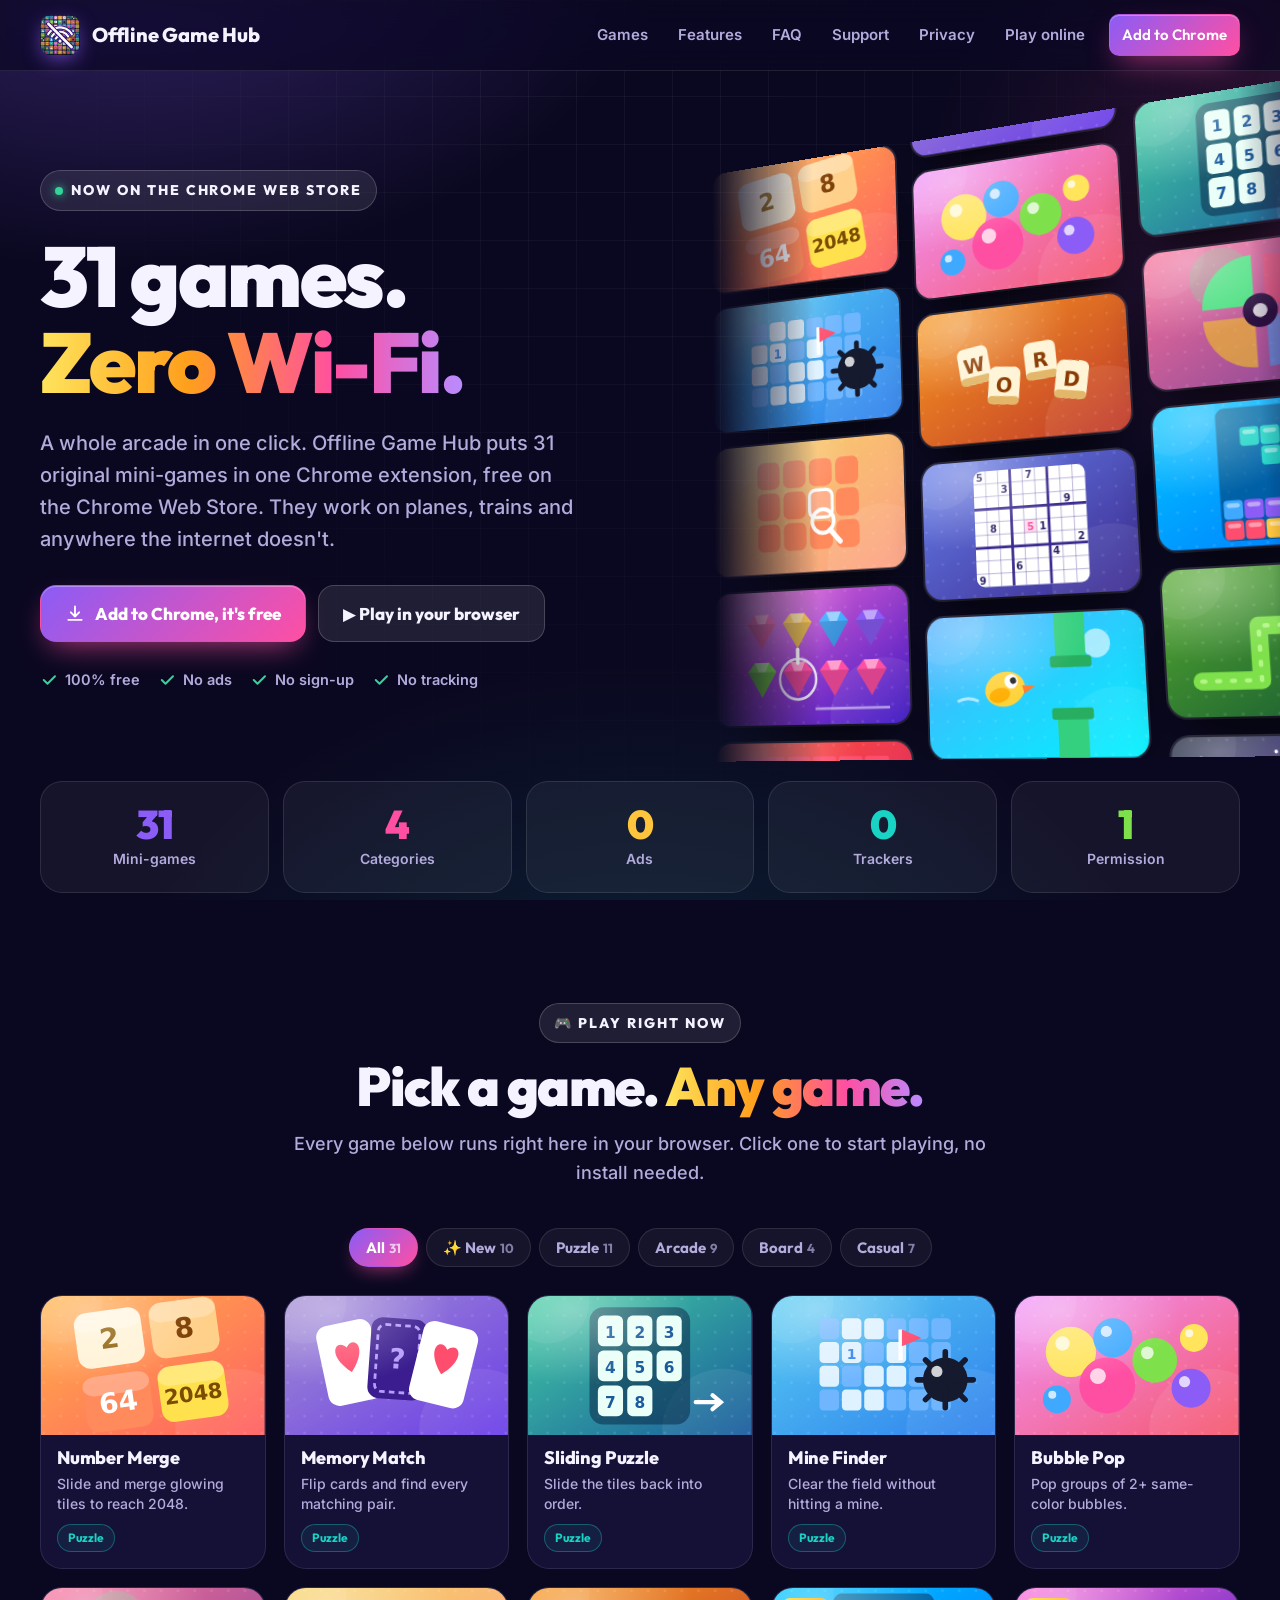
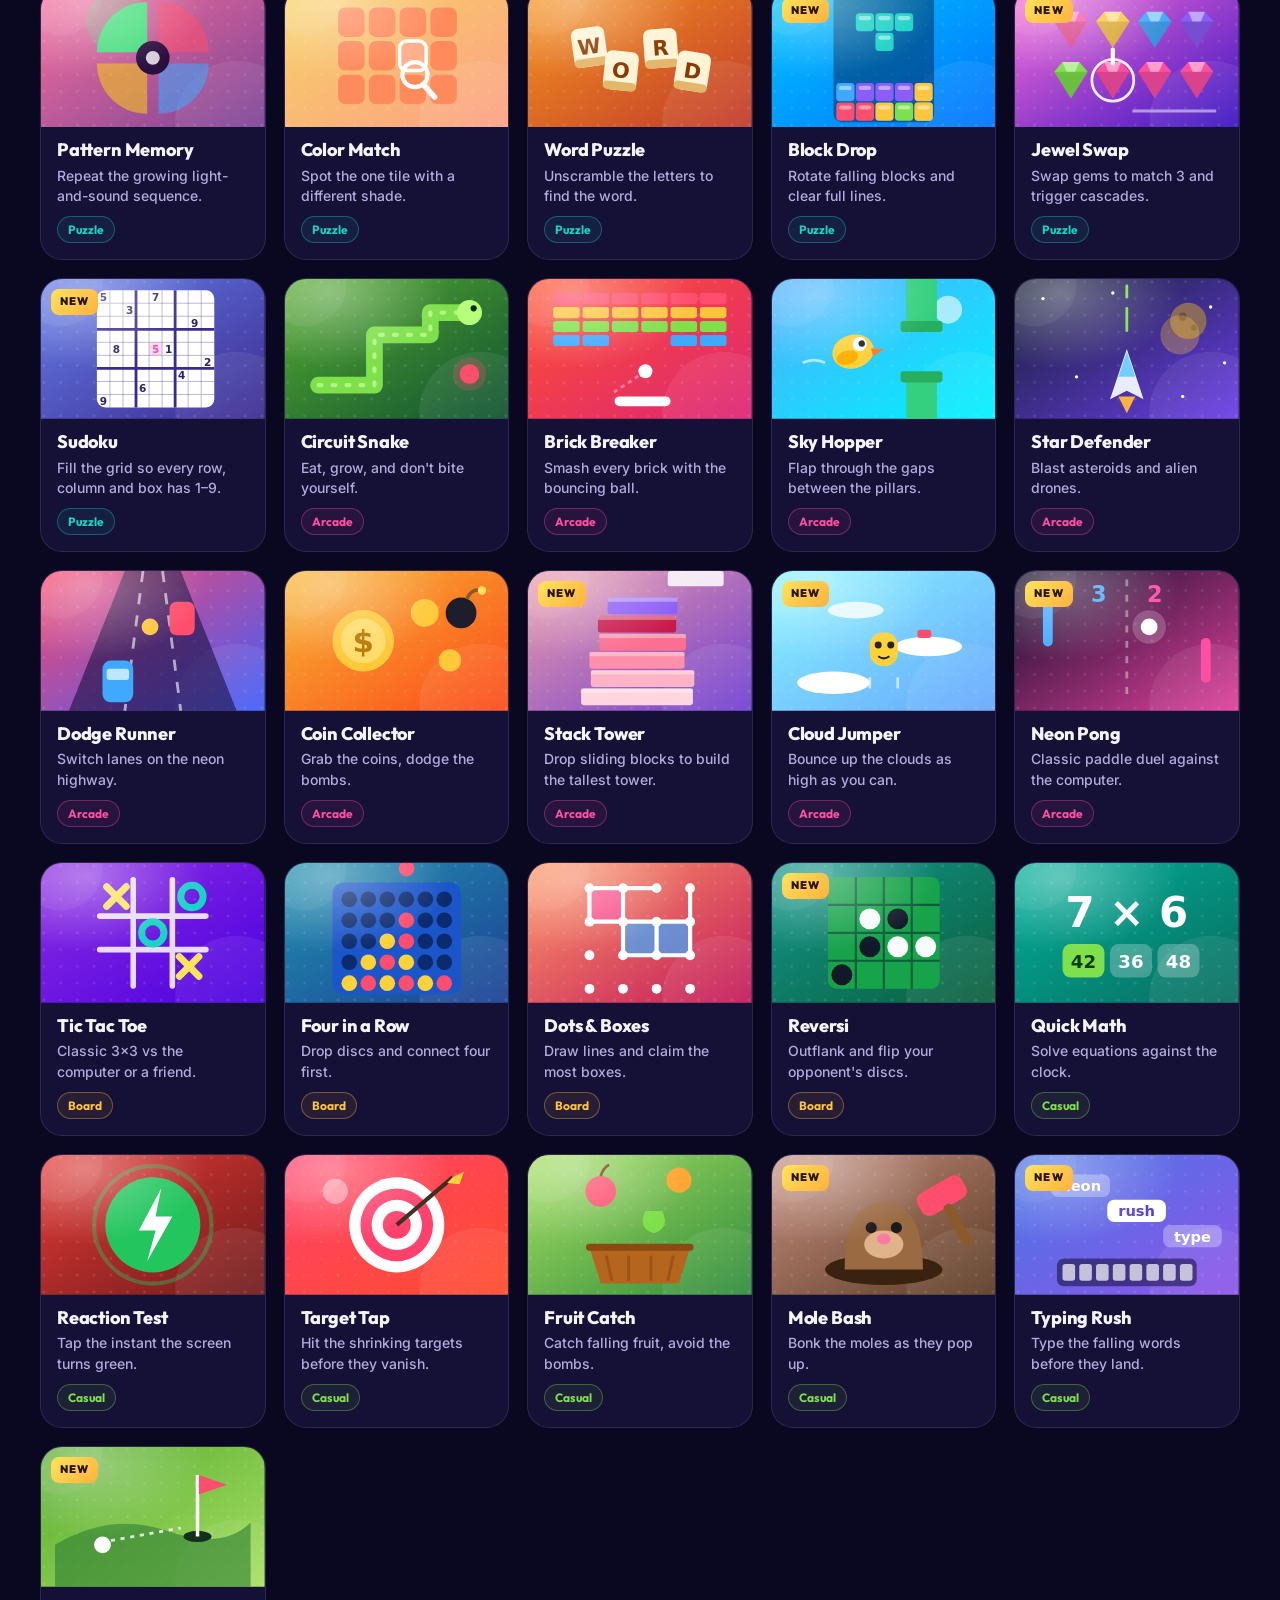
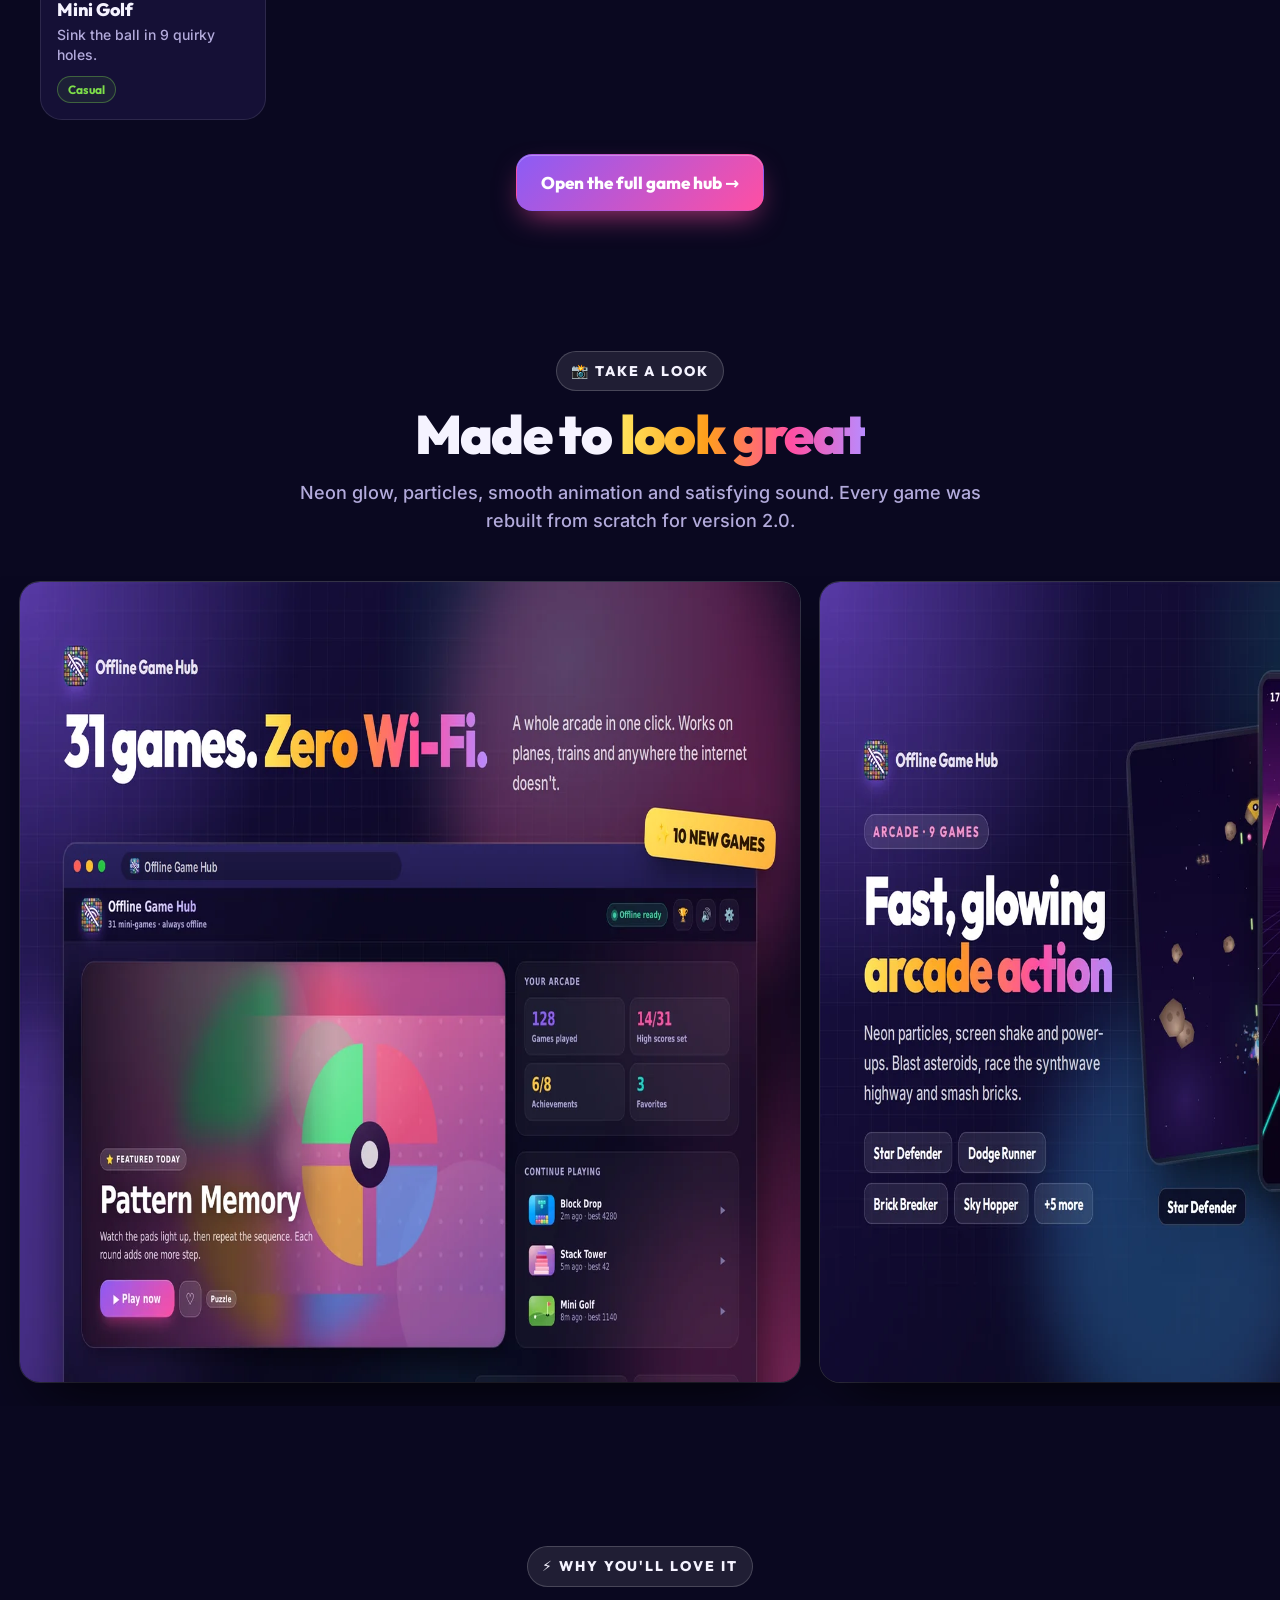
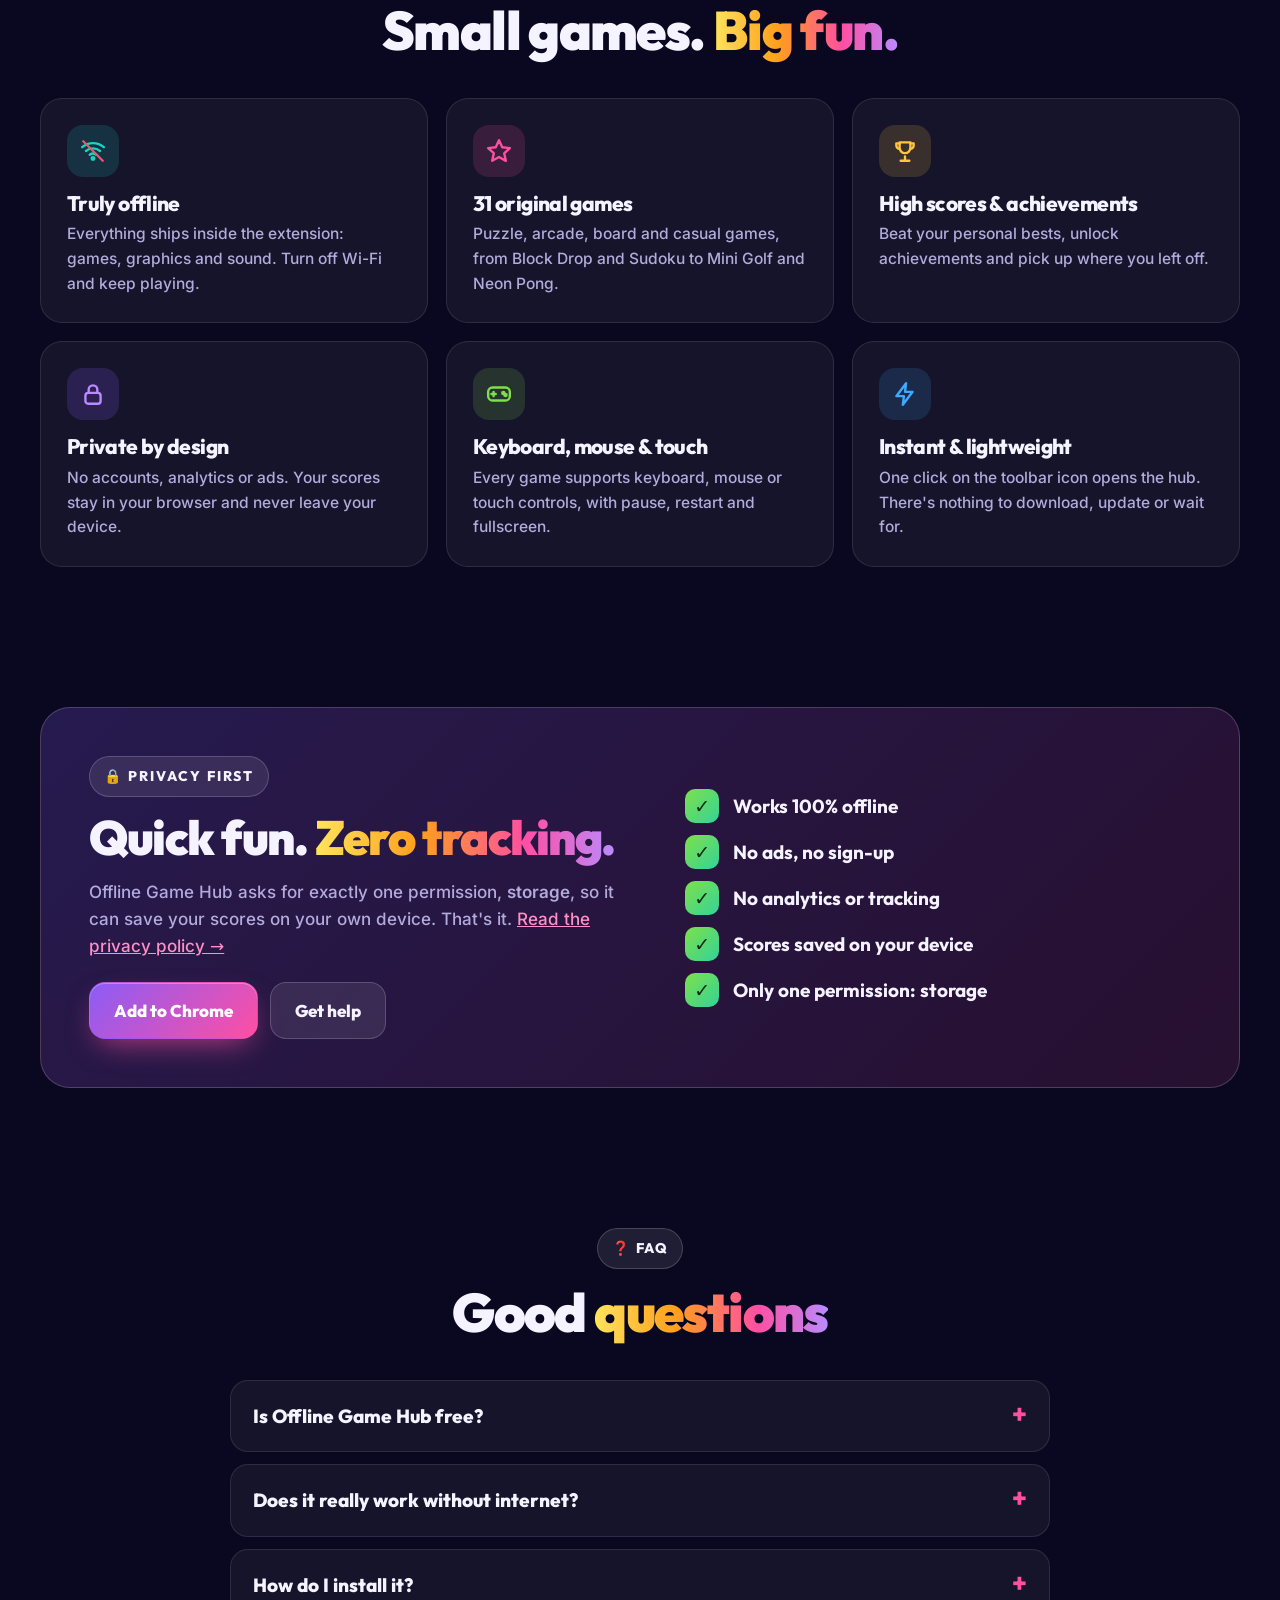
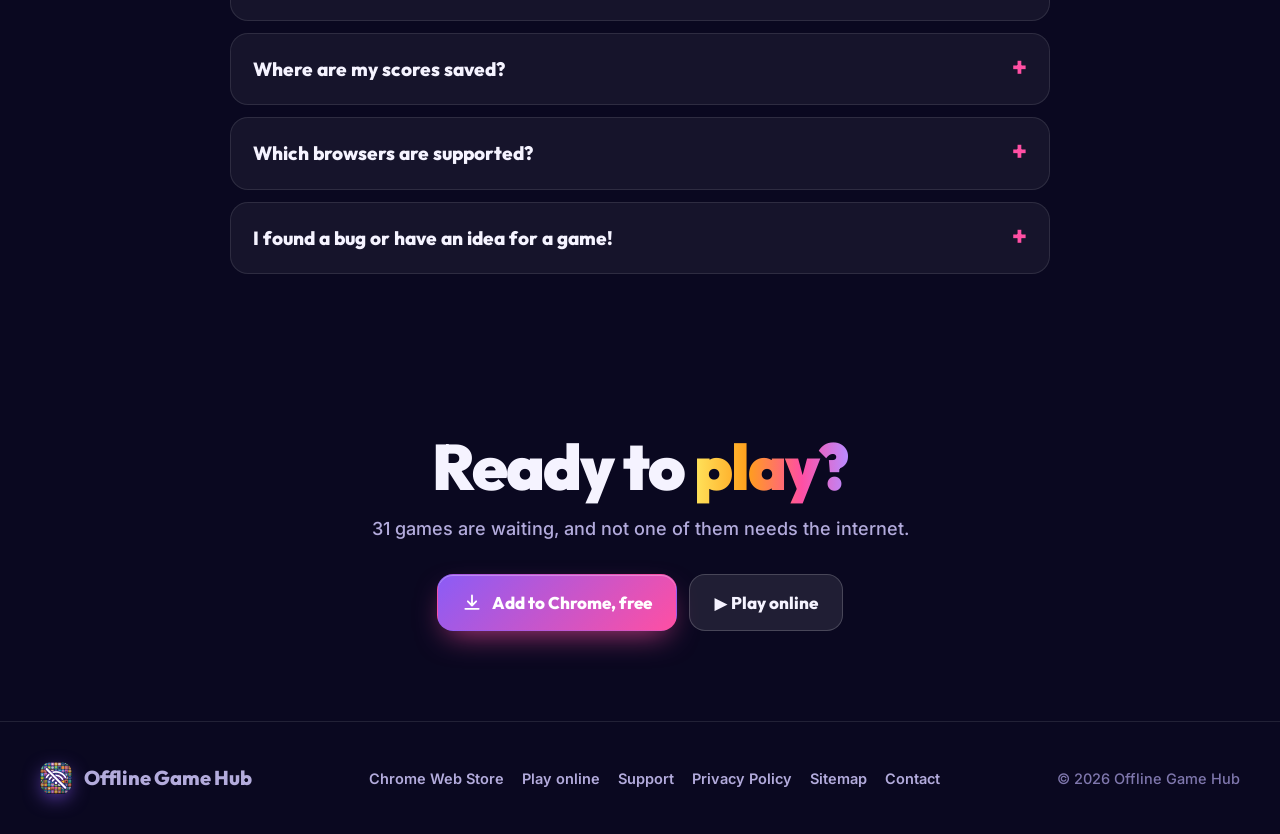
<file: index.html>
<!DOCTYPE html>
<html lang="en">
<head>
<meta charset="UTF-8">
<meta name="viewport" content="width=device-width, initial-scale=1">
<title>Offline Game Hub – 31 Free Mini-Games That Work Without Internet</title>
<meta name="description" content="Offline Game Hub is a free Chrome extension with 31 original mini-games — puzzle, arcade, board and casual — that work fully offline. No ads, no account, no tracking.">
<link rel="canonical" href="https://YOUR-USERNAME.github.io/offline-game-hub/">
<meta name="theme-color" content="#0a0820">
<link rel="icon" href="favicon.ico" sizes="any">
<link rel="icon" type="image/png" href="assets/img/logo-64.png">
<link rel="apple-touch-icon" href="assets/img/logo-180.png">
<link rel="manifest" href="site.webmanifest">
<meta property="og:type" content="website">
<meta property="og:site_name" content="Offline Game Hub">
<meta property="og:title" content="Offline Game Hub – 31 mini-games, zero Wi-Fi">
<meta property="og:description" content="31 polished mini-games in one Chrome extension. Works offline. No ads, no sign-up, no tracking.">
<meta property="og:url" content="https://YOUR-USERNAME.github.io/offline-game-hub/">
<meta property="og:image" content="https://YOUR-USERNAME.github.io/offline-game-hub/assets/img/og-image.png">
<meta name="twitter:card" content="summary_large_image">
<meta name="twitter:image" content="https://YOUR-USERNAME.github.io/offline-game-hub/assets/img/og-image.png">
<link rel="preload" href="assets/fonts/outfit-latin-900-normal.woff2" as="font" type="font/woff2" crossorigin>
<link rel="stylesheet" href="assets/css/site.css">
<script type="application/ld+json">
{
  "@context": "https://schema.org",
  "@type": "SoftwareApplication",
  "name": "Offline Game Hub – Mini Games",
  "applicationCategory": "GameApplication",
  "operatingSystem": "Google Chrome",
  "description": "A Chrome extension with 31 original mini-games that work fully offline. No ads, no account, no tracking.",
  "url": "https://YOUR-USERNAME.github.io/offline-game-hub/",
  "image": "https://YOUR-USERNAME.github.io/offline-game-hub/assets/img/logo-512.png",
  "offers": { "@type": "Offer", "price": "0", "priceCurrency": "USD" },
  "softwareVersion": "2.0.0",
  "installUrl": "https://chromewebstore.google.com/detail/obmkiidjoijonjjenklfifehhkdjcnji",
  "downloadUrl": "https://chromewebstore.google.com/detail/obmkiidjoijonjjenklfifehhkdjcnji"
}
</script>
</head>
<body>
<div class="bg" aria-hidden="true"></div>

<header class="nav">
  <div class="wrap">
    <a class="brand" href="./"><img src="assets/img/logo-64.png" alt="" width="40" height="40">Offline Game Hub</a>
    <nav class="nav-links" aria-label="Main">
      <a href="#games">Games</a>
      <a href="#features">Features</a>
      <a href="#faq">FAQ</a>
      <a href="support.html">Support</a>
      <a href="privacy.html">Privacy</a>
      <a href="play/hub/index.html">Play online</a>
      <a class="btn btn-primary btn-sm" href="https://chromewebstore.google.com/detail/obmkiidjoijonjjenklfifehhkdjcnji" target="_blank" rel="noopener">Add to Chrome</a>
    </nav>
    <button class="menu-btn" type="button" aria-label="Open menu" aria-expanded="false">☰</button>
  </div>
</header>

<main>
  <section class="hero">
    <div class="wrap">
      <div>
        <span class="eyebrow"><span class="dot"></span>Now on the Chrome Web Store</span>
        <h1><span data-game-count>31</span> games.<br><span class="grad-text">Zero Wi-Fi.</span></h1>
        <p class="lead">A whole arcade in one click. Offline Game Hub puts 31 original mini-games in one Chrome extension, free on the Chrome Web Store. They work on planes, trains and anywhere the internet doesn't.</p>
        <div class="cta-row">
          <a class="btn btn-primary" href="https://chromewebstore.google.com/detail/obmkiidjoijonjjenklfifehhkdjcnji" target="_blank" rel="noopener"><svg width="20" height="20" viewBox="0 0 24 24" fill="none" stroke="currentColor" stroke-width="2.2" stroke-linecap="round" stroke-linejoin="round" aria-hidden="true"><path d="M12 3v12m0 0l-5-5m5 5l5-5M4 19h16"/></svg>Add to Chrome, it's free</a>
          <a class="btn btn-ghost" href="play/hub/index.html">▶ Play in your browser</a>
        </div>
        <div class="trust">
          <span><svg viewBox="0 0 24 24" fill="none" stroke="#34d399" stroke-width="2.6" stroke-linecap="round" stroke-linejoin="round"><path d="M5 12l5 5L20 7"/></svg>100% free</span>
          <span><svg viewBox="0 0 24 24" fill="none" stroke="#34d399" stroke-width="2.6" stroke-linecap="round" stroke-linejoin="round"><path d="M5 12l5 5L20 7"/></svg>No ads</span>
          <span><svg viewBox="0 0 24 24" fill="none" stroke="#34d399" stroke-width="2.6" stroke-linecap="round" stroke-linejoin="round"><path d="M5 12l5 5L20 7"/></svg>No sign-up</span>
          <span><svg viewBox="0 0 24 24" fill="none" stroke="#34d399" stroke-width="2.6" stroke-linecap="round" stroke-linejoin="round"><path d="M5 12l5 5L20 7"/></svg>No tracking</span>
        </div>
      </div>
      <div class="wall-stage" aria-hidden="true"><div class="wall" id="wall"></div></div>
    </div>
  </section>

  <div class="stats">
    <div class="wrap">
      <div class="stat reveal"><b data-game-count>31</b><span>Mini-games</span></div>
      <div class="stat reveal"><b>4</b><span>Categories</span></div>
      <div class="stat reveal"><b>0</b><span>Ads</span></div>
      <div class="stat reveal"><b>0</b><span>Trackers</span></div>
      <div class="stat reveal"><b>1</b><span>Permission</span></div>
    </div>
  </div>

  <section id="games">
    <div class="wrap">
      <div class="sec-head reveal">
        <span class="eyebrow">🎮 Play right now</span>
        <h2>Pick a game. <span class="grad-text">Any game.</span></h2>
        <p>Every game below runs right here in your browser. Click one to start playing, no install needed.</p>
      </div>
      <div class="tabs" id="tabs" role="toolbar" aria-label="Filter games"></div>
      <div class="games" id="game-grid" aria-live="polite"></div>
      <div class="center"><a class="btn btn-primary" href="play/hub/index.html">Open the full game hub →</a></div>
    </div>
  </section>

  <section id="screens">
    <div class="wrap">
      <div class="sec-head reveal">
        <span class="eyebrow">📸 Take a look</span>
        <h2>Made to <span class="grad-text">look great</span></h2>
        <p>Neon glow, particles, smooth animation and satisfying sound. Every game was rebuilt from scratch for version 2.0.</p>
      </div>
    </div>
    <div class="gallery reveal" tabindex="0" aria-label="Screenshots">
      <img src="assets/img/screenshot-1.webp" alt="The Offline Game Hub launcher with the featured game, stats and continue-playing list" width="1280" height="800" loading="lazy">
      <img src="assets/img/screenshot-2.webp" alt="Arcade games: Dodge Runner, Star Defender and Brick Breaker" width="1280" height="800" loading="lazy">
      <img src="assets/img/screenshot-3.webp" alt="Puzzle games: Block Drop, Jewel Swap and Number Merge" width="1280" height="800" loading="lazy">
      <img src="assets/img/screenshot-4.webp" alt="Board games: Reversi and Four in a Row against the computer" width="1280" height="800" loading="lazy">
      <img src="assets/img/screenshot-5.webp" alt="Casual games: Mole Bash, Mini Golf and Stack Tower, with privacy highlights" width="1280" height="800" loading="lazy">
    </div>
  </section>

  <section id="features">
    <div class="wrap">
      <div class="sec-head reveal">
        <span class="eyebrow">⚡ Why you'll love it</span>
        <h2>Small games. <span class="grad-text">Big fun.</span></h2>
      </div>
      <div class="features">
        <div class="feature reveal"><div class="ico" style="background:rgba(25,211,197,.15)"><svg viewBox="0 0 24 24" fill="none" stroke="#19d3c5" stroke-width="2.2" stroke-linecap="round"><path d="M2 8.5a15 15 0 0 1 20 0M5.5 12a10 10 0 0 1 13 0M9 15.5a5 5 0 0 1 6 0"/><circle cx="12" cy="19" r="1.2" fill="#19d3c5"/><path d="M3 3l18 18" stroke="#ff4d6d"/></svg></div><h3>Truly offline</h3><p>Everything ships inside the extension: games, graphics and sound. Turn off Wi-Fi and keep playing.</p></div>
        <div class="feature reveal"><div class="ico" style="background:rgba(255,79,163,.15)"><svg viewBox="0 0 24 24" fill="none" stroke="#ff4fa3" stroke-width="2.2" stroke-linecap="round" stroke-linejoin="round"><path d="M12 2l3 6.5 7 .8-5.2 4.8 1.5 7L12 17.5 5.7 21l1.5-7L2 9.3l7-.8z"/></svg></div><h3>31 original games</h3><p>Puzzle, arcade, board and casual games, from Block Drop and Sudoku to Mini Golf and Neon Pong.</p></div>
        <div class="feature reveal"><div class="ico" style="background:rgba(255,197,61,.15)"><svg viewBox="0 0 24 24" fill="none" stroke="#ffc53d" stroke-width="2.2" stroke-linecap="round" stroke-linejoin="round"><path d="M8 21h8M12 17v4M7 4h10v5a5 5 0 0 1-10 0z"/><path d="M17 5h3v2a3 3 0 0 1-3 3M7 5H4v2a3 3 0 0 0 3 3"/></svg></div><h3>High scores & achievements</h3><p>Beat your personal bests, unlock achievements and pick up where you left off.</p></div>
        <div class="feature reveal"><div class="ico" style="background:rgba(139,92,246,.18)"><svg viewBox="0 0 24 24" fill="none" stroke="#b98bff" stroke-width="2.2" stroke-linecap="round" stroke-linejoin="round"><rect x="5" y="11" width="14" height="10" rx="2.5"/><path d="M8 11V8a4 4 0 0 1 8 0v3"/></svg></div><h3>Private by design</h3><p>No accounts, analytics or ads. Your scores stay in your browser and never leave your device.</p></div>
        <div class="feature reveal"><div class="ico" style="background:rgba(126,224,74,.15)"><svg viewBox="0 0 24 24" fill="none" stroke="#7ee04a" stroke-width="2.2" stroke-linecap="round" stroke-linejoin="round"><rect x="2" y="6" width="20" height="12" rx="4"/><path d="M7 10v4M5 12h4"/><circle cx="16" cy="11" r="1" fill="#7ee04a"/><circle cx="18" cy="13" r="1" fill="#7ee04a"/></svg></div><h3>Keyboard, mouse & touch</h3><p>Every game supports keyboard, mouse or touch controls, with pause, restart and fullscreen.</p></div>
        <div class="feature reveal"><div class="ico" style="background:rgba(63,169,255,.15)"><svg viewBox="0 0 24 24" fill="none" stroke="#3fa9ff" stroke-width="2.2" stroke-linecap="round" stroke-linejoin="round"><path d="M13 2L4 14h7l-1 8 9-12h-7z"/></svg></div><h3>Instant & lightweight</h3><p>One click on the toolbar icon opens the hub. There's nothing to download, update or wait for.</p></div>
      </div>
    </div>
  </section>

  <section id="privacy">
    <div class="wrap">
      <div class="band reveal">
        <div>
          <span class="eyebrow">🔒 Privacy first</span>
          <h2 style="margin-top:16px">Quick fun. <span class="grad-text">Zero tracking.</span></h2>
          <p>Offline Game Hub asks for exactly one permission, <b>storage</b>, so it can save your scores on your own device. That's it. <a href="privacy.html" style="color:#ff8fc6">Read the privacy policy →</a></p>
          <div class="cta-row" style="margin-top:22px">
            <a class="btn btn-primary" href="https://chromewebstore.google.com/detail/obmkiidjoijonjjenklfifehhkdjcnji" target="_blank" rel="noopener">Add to Chrome</a>
            <a class="btn btn-ghost" href="support.html">Get help</a>
          </div>
        </div>
        <ul class="checks">
          <li>Works 100% offline</li>
          <li>No ads, no sign-up</li>
          <li>No analytics or tracking</li>
          <li>Scores saved on your device</li>
          <li>Only one permission: storage</li>
        </ul>
      </div>
    </div>
  </section>

  <section id="faq">
    <div class="wrap">
      <div class="sec-head reveal">
        <span class="eyebrow">❓ FAQ</span>
        <h2>Good <span class="grad-text">questions</span></h2>
      </div>
      <div class="faq">
        <details class="reveal"><summary>Is Offline Game Hub free?</summary><p>Yes. It's completely free, with no ads, no in-app purchases and no account.</p></details>
        <details class="reveal"><summary>Does it really work without internet?</summary><p>Yes. Every game, image and sound is packaged inside the extension and made on your device, so once it's installed you can play with Wi-Fi turned off.</p></details>
        <details class="reveal"><summary>How do I install it?</summary><p>Open the <a href="https://chromewebstore.google.com/detail/obmkiidjoijonjjenklfifehhkdjcnji" target="_blank" rel="noopener" style="color:#ff8fc6">Offline Game Hub page on the Chrome Web Store</a>, click <b>Add to Chrome</b>, then pin the icon to your toolbar. You can also try every game right here in your browser first.</p></details>
        <details class="reveal"><summary>Where are my scores saved?</summary><p>Only on your own device, in your browser's local storage. Nothing is uploaded, and you can wipe everything anytime from Settings → Reset all data.</p></details>
        <details class="reveal"><summary>Which browsers are supported?</summary><p>The extension is built for Google Chrome and works in other Chromium browsers like Microsoft Edge, Brave and Opera. The web version on this site runs in any modern browser.</p></details>
        <details class="reveal"><summary>I found a bug or have an idea for a game!</summary><p>We'd love to hear it. Email <a href="mailto:saqibsohaib48@gmail.com" style="color:#ff8fc6">saqibsohaib48@gmail.com</a> or visit the <a href="support.html" style="color:#ff8fc6">support page</a>.</p></details>
      </div>
    </div>
  </section>

  <section class="final">
    <div class="wrap reveal">
      <h2>Ready to <span class="grad-text">play?</span></h2>
      <p>31 games are waiting, and not one of them needs the internet.</p>
      <div class="cta-row"><a class="btn btn-primary" href="https://chromewebstore.google.com/detail/obmkiidjoijonjjenklfifehhkdjcnji" target="_blank" rel="noopener"><svg width="20" height="20" viewBox="0 0 24 24" fill="none" stroke="currentColor" stroke-width="2.2" stroke-linecap="round" stroke-linejoin="round" aria-hidden="true"><path d="M12 3v12m0 0l-5-5m5 5l5-5M4 19h16"/></svg>Add to Chrome, free</a><a class="btn btn-ghost" href="play/hub/index.html">▶ Play online</a></div>
    </div>
  </section>
</main>

<footer>
  <div class="wrap">
    <a class="brand" href="./"><img src="assets/img/logo-64.png" alt="" width="32" height="32" style="width:32px;height:32px">Offline Game Hub</a>
    <nav aria-label="Footer">
      <a href="https://chromewebstore.google.com/detail/obmkiidjoijonjjenklfifehhkdjcnji" target="_blank" rel="noopener">Chrome Web Store</a>
      <a href="play/hub/index.html">Play online</a>
      <a href="support.html">Support</a>
      <a href="privacy.html">Privacy Policy</a>
      <a href="sitemap.xml">Sitemap</a>
      <a href="mailto:saqibsohaib48@gmail.com">Contact</a>
    </nav>
    <span>© <span data-year>2026</span> Offline Game Hub</span>
  </div>
</footer>
<script type="module" src="assets/js/site.js"></script>
</body>
</html>
</file>
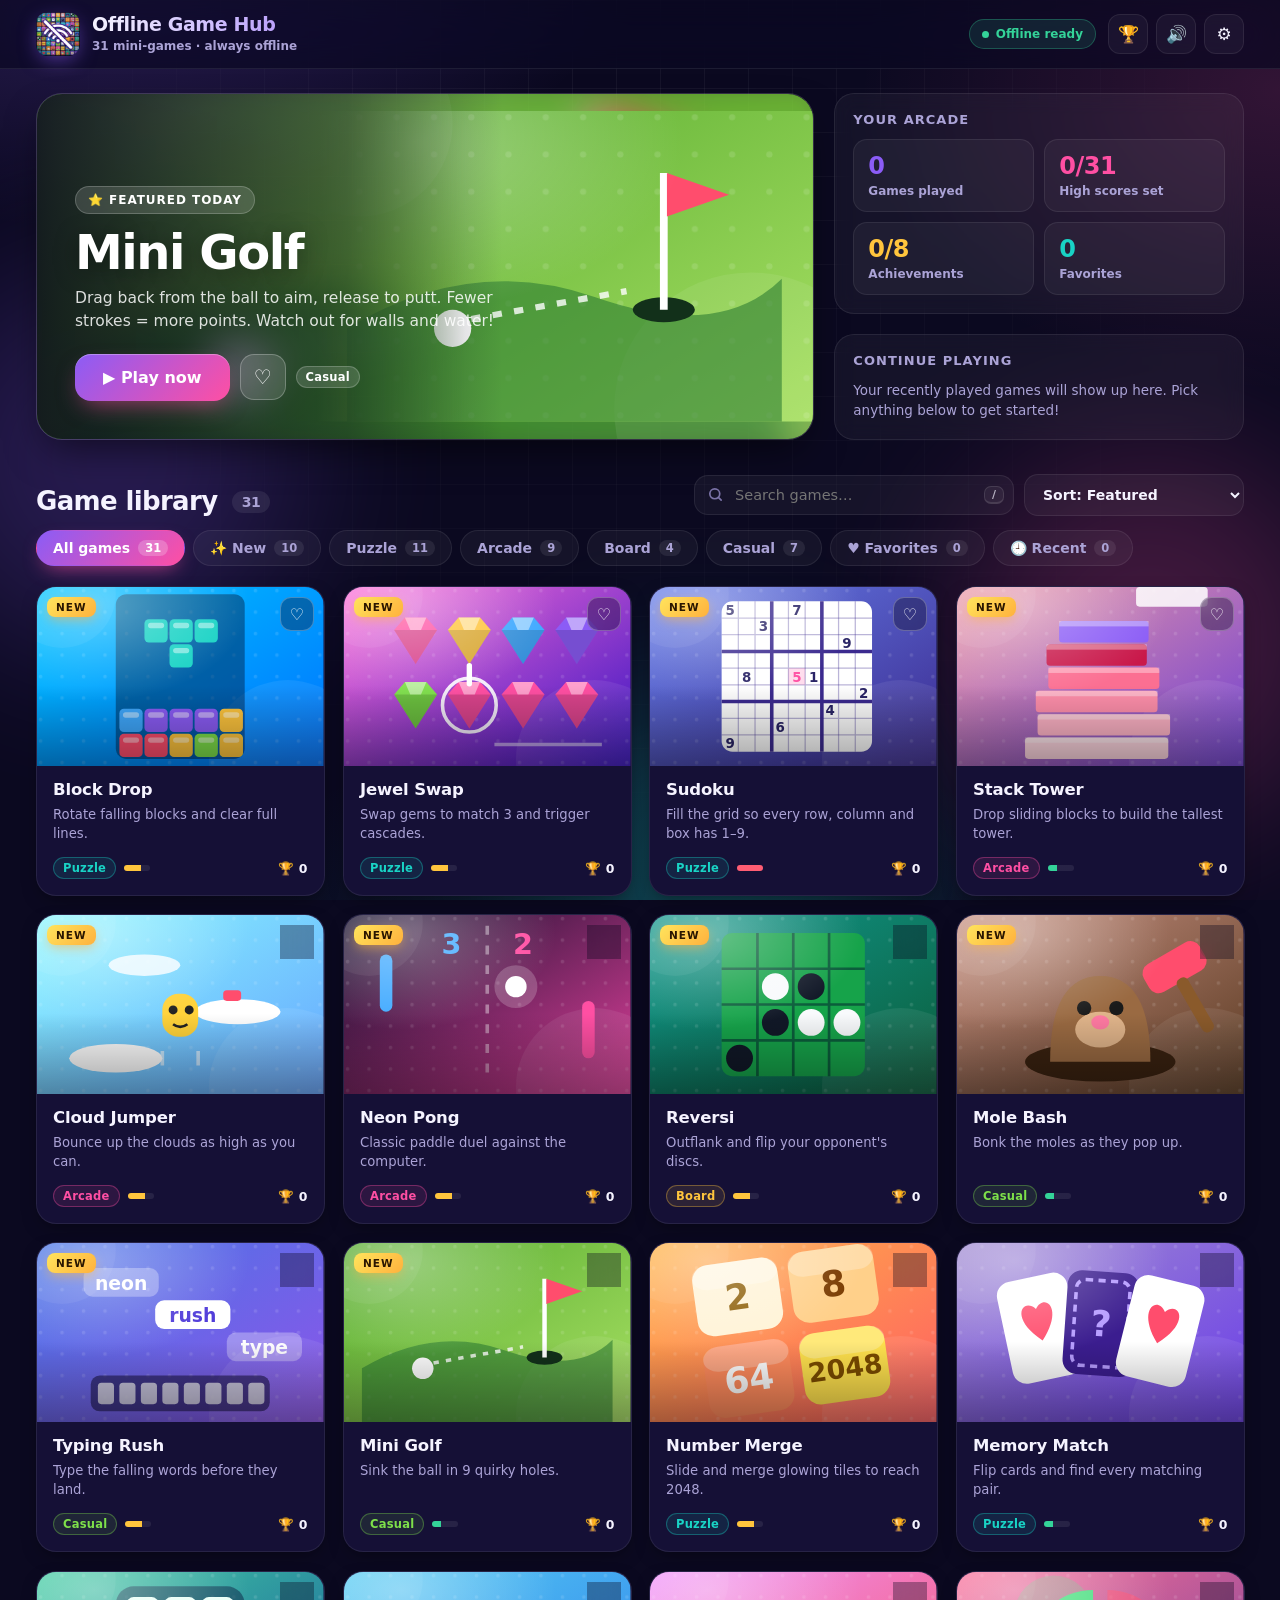
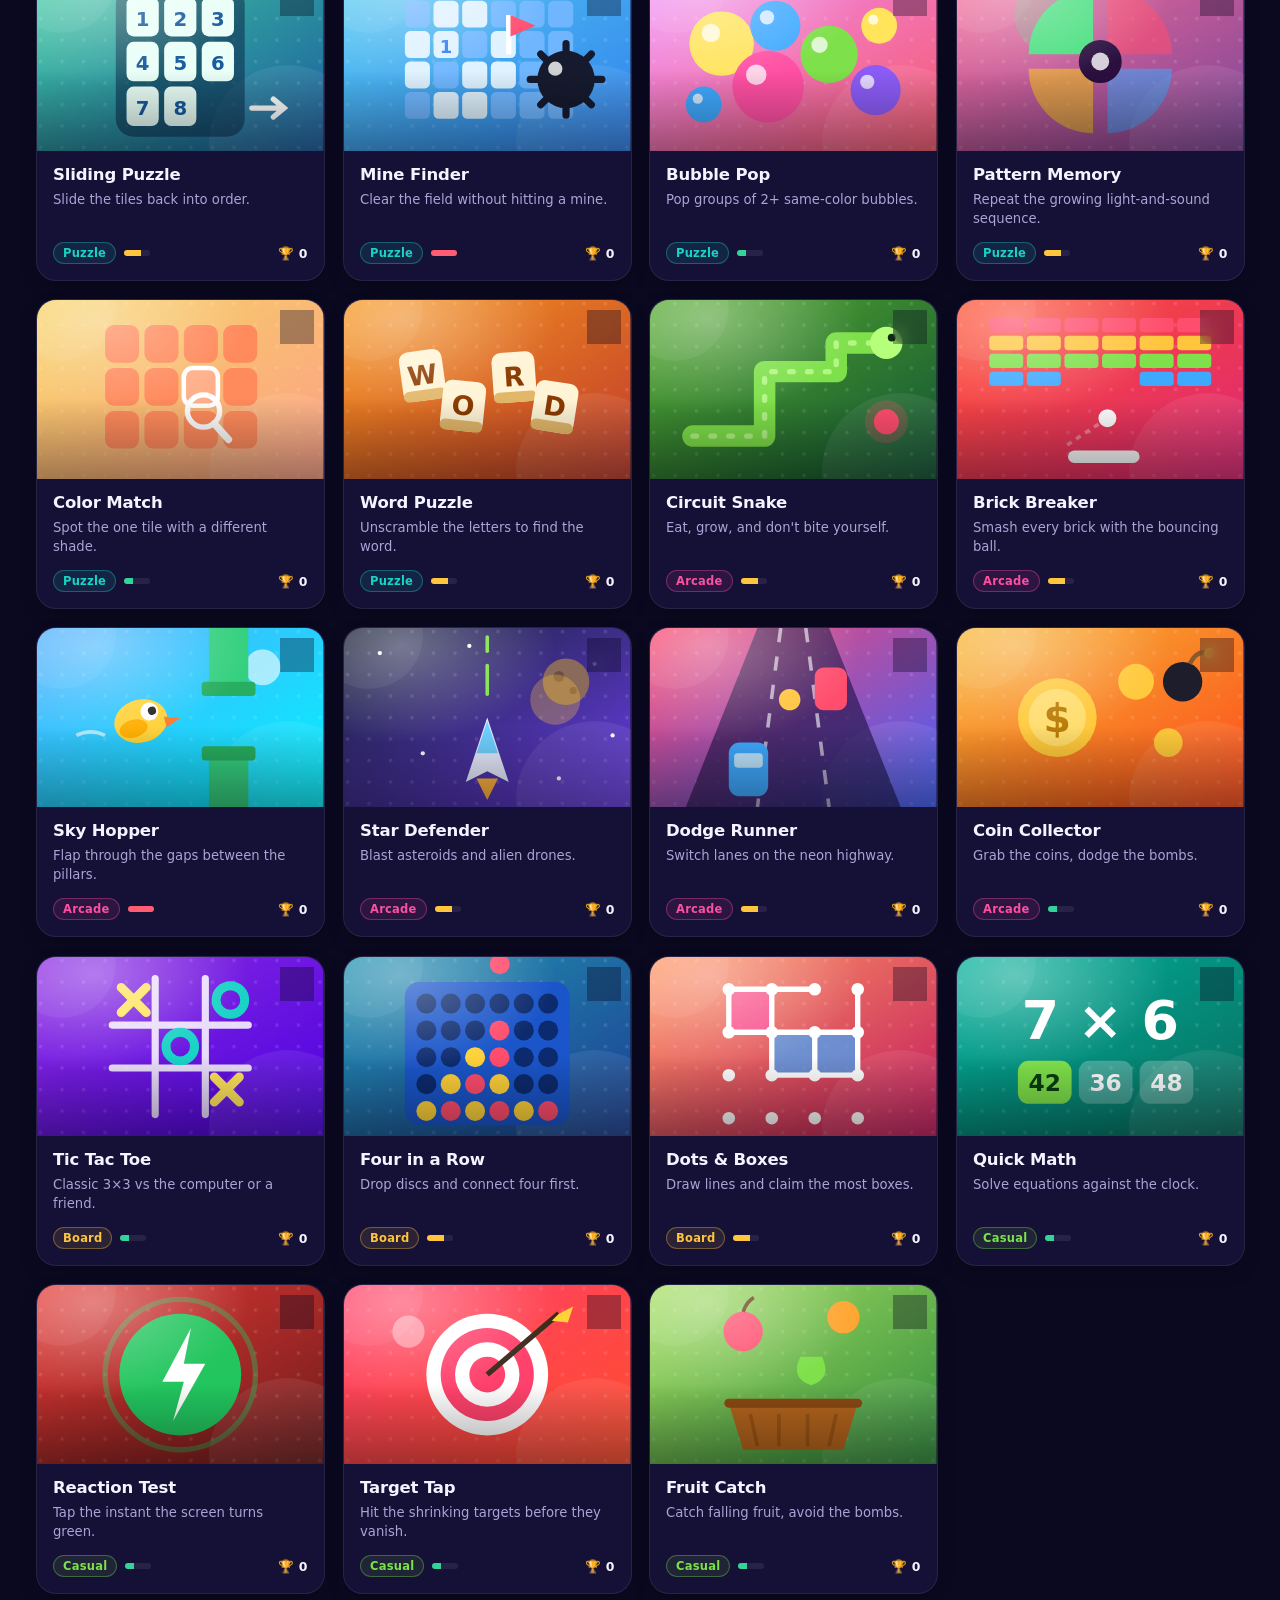
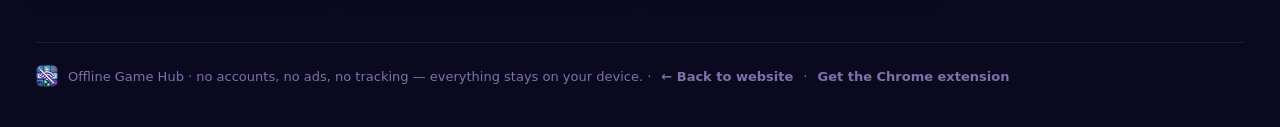
<file: play/hub/index.html>
<!DOCTYPE html>
<html lang="en" data-theme="dark" data-animations="full">
<head>
<meta charset="UTF-8" />
<meta name="viewport" content="width=device-width, initial-scale=1" />
<meta http-equiv="Content-Security-Policy" content="default-src 'self'; script-src 'self'; style-src 'self' 'unsafe-inline'; img-src 'self' data:;">
<title>Play – Offline Game Hub</title>
<meta name="description" content="Play 31 free mini-games in your browser. Works offline, no ads, no sign-up.">
<link rel="icon" href="../icons/icon32.png" />
<link rel="stylesheet" href="css/style.css" />
</head>
<body>
<div class="bg-fx" aria-hidden="true"><i></i><i></i><i></i></div>

<header class="topbar">
  <a class="brand" href="#" title="Offline Game Hub">
    <img src="../icons/icon128.png" alt="Offline Game Hub logo" class="brand-logo" />
    <div class="brand-text">
      <h1>Offline Game Hub</h1>
      <span class="brand-sub" id="brand-sub">Mini-games · always offline</span>
    </div>
  </a>
  <div class="topbar-actions">
    <span class="offline-pill"><span class="dot"></span>Offline ready</span>
    <button class="icon-btn" id="trophy-btn" title="Achievements" aria-label="Achievements">🏆</button>
    <button class="icon-btn" id="sound-toggle" title="Toggle sound" aria-label="Toggle sound">🔊</button>
    <button class="icon-btn" id="settings-btn" title="Settings" aria-label="Settings">⚙️</button>
  </div>
</header>

<!-- ===================== LAUNCHER ===================== -->
<main id="view-launcher" class="view">
  <section class="hero">
    <article class="featured" id="featured"></article>
    <aside class="side">
      <div class="panel stats-panel">
        <h3 class="panel-title">Your arcade</h3>
        <div class="stats-grid" id="stats-grid"></div>
      </div>
      <div class="panel continue-panel">
        <h3 class="panel-title">Continue playing</h3>
        <div id="continue-list" class="continue-list"></div>
      </div>
    </aside>
  </section>

  <section class="library">
    <div class="library-head">
      <h2 class="section-title">Game library <span class="count" id="lib-count"></span></h2>
      <div class="controls">
        <div class="search-wrap">
          <svg viewBox="0 0 24 24" class="search-icon" aria-hidden="true"><circle cx="11" cy="11" r="7" fill="none" stroke="currentColor" stroke-width="2.4"/><path d="m20 20-4-4" stroke="currentColor" stroke-width="2.4" stroke-linecap="round"/></svg>
          <input id="search-input" type="text" placeholder="Search games…" autocomplete="off" />
          <kbd class="search-kbd">/</kbd>
        </div>
        <select id="sort-select" class="sort-select" aria-label="Sort games">
          <option value="featured">Sort: Featured</option>
          <option value="az">Sort: A–Z</option>
          <option value="recent">Sort: Recently played</option>
          <option value="score">Sort: Highest score</option>
          <option value="favorites">Sort: Favorites first</option>
        </select>
      </div>
    </div>
    <nav class="category-tabs" id="category-tabs"></nav>
    <div id="game-grid" class="game-grid" aria-live="polite"></div>
    <div id="empty-state" class="empty-state hidden">
      <div class="empty-emoji">🕹️</div>
      <p id="empty-text">No games match your search.</p>
    </div>
  </section>

  <footer class="foot">
    <img src="../icons/icon32.png" alt="" /> Offline Game Hub · no accounts, no ads, no tracking — everything stays on your device. · <a href="../../" style="color:inherit;font-weight:700">← Back to website</a> · <a href="https://chromewebstore.google.com/detail/obmkiidjoijonjjenklfifehhkdjcnji" target="_blank" rel="noopener" style="color:inherit;font-weight:700">Get the Chrome extension</a>
  </footer>
</main>

<!-- ===================== GAME VIEW ===================== -->
<main id="view-game" class="view hidden">
  <div class="game-header">
    <button class="back-btn" id="back-btn" title="Back to hub">← <span>Hub</span></button>
    <div class="game-id">
      <div class="game-thumb" id="game-thumb"></div>
      <div>
        <h2 id="game-title" class="game-title">Game</h2>
        <span id="game-cat" class="game-cat"></span>
      </div>
    </div>
    <div class="hud">
      <span class="hud-pill" id="stat-level" hidden><em>Level</em><b id="level-val">1</b></span>
      <span class="hud-pill" id="stat-lives" hidden><em>Lives</em><b id="lives-val">-</b></span>
      <span class="hud-pill" id="stat-timer" hidden><em>Time</em><b id="timer-val">-</b></span>
      <span class="hud-pill score"><em>Score</em><b id="score-val">0</b></span>
      <span class="hud-pill best"><em>Best</em><b id="best-val">0</b></span>
    </div>
    <div class="game-actions">
      <button class="icon-btn" id="pause-btn" title="Pause (Esc)" aria-label="Pause">⏸</button>
      <button class="icon-btn" id="restart-btn" title="Restart" aria-label="Restart">↻</button>
      <button class="icon-btn" id="game-sound-btn" title="Toggle sound" aria-label="Toggle sound">🔊</button>
      <button class="icon-btn" id="fs-btn" title="Fullscreen" aria-label="Fullscreen">⛶</button>
    </div>
  </div>
  <div id="game-root" class="game-root"></div>
</main>

<!-- ===================== SETTINGS ===================== -->
<div id="settings-modal" class="modal hidden">
  <div class="modal-card">
    <div class="modal-head">
      <h3>Settings</h3>
      <button class="icon-btn" id="close-settings" aria-label="Close">✕</button>
    </div>
    <div class="settings-section">
      <h4>Appearance</h4>
      <div class="seg-control" id="theme-control">
        <button data-val="dark" class="seg-btn">🌙 Dark</button>
        <button data-val="light" class="seg-btn">☀️ Light</button>
        <button data-val="system" class="seg-btn">💻 System</button>
      </div>
    </div>
    <div class="settings-section">
      <h4>Sound effects</h4>
      <div class="seg-control" id="sound-control">
        <button data-val="on" class="seg-btn">On</button>
        <button data-val="off" class="seg-btn">Off</button>
      </div>
    </div>
    <div class="settings-section">
      <h4>Animations</h4>
      <div class="seg-control" id="animation-control">
        <button data-val="full" class="seg-btn">Full</button>
        <button data-val="reduced" class="seg-btn">Reduced</button>
      </div>
    </div>
    <div class="settings-section">
      <h4>Your data</h4>
      <p class="hint">Everything is stored only on this device. Nothing is ever uploaded.</p>
      <div class="danger-row">
        <button class="danger-btn" id="reset-scores">Reset scores</button>
        <button class="danger-btn" id="reset-favorites">Reset favorites</button>
        <button class="danger-btn" id="reset-all">Reset all data</button>
      </div>
    </div>
    <div class="settings-section">
      <h4>Privacy</h4>
      <p class="hint">No accounts, no login, no analytics, no ads, no data collection. This extension never makes a network request — every game, sound and score lives entirely on your device.</p>
    </div>
  </div>
</div>

<div id="ach-modal" class="modal hidden">
  <div class="modal-card">
    <div class="modal-head">
      <h3>Achievements <span class="count" id="ach-count"></span></h3>
      <button class="icon-btn" id="close-ach" aria-label="Close">✕</button>
    </div>
    <div id="ach-list" class="ach-list"></div>
  </div>
</div>

<div id="confirm-modal" class="modal hidden">
  <div class="modal-card small">
    <h3 id="confirm-title">Are you sure?</h3>
    <p id="confirm-body" class="hint"></p>
    <div class="confirm-actions">
      <button class="ghost-btn" id="confirm-cancel">Cancel</button>
      <button class="danger-btn solid" id="confirm-ok">Delete</button>
    </div>
  </div>
</div>

<div id="toast" class="toast hidden"></div>

<script type="module" src="js/app.js"></script>
<script src="../sw-register.js"></script>
</body>
</html>
</file>
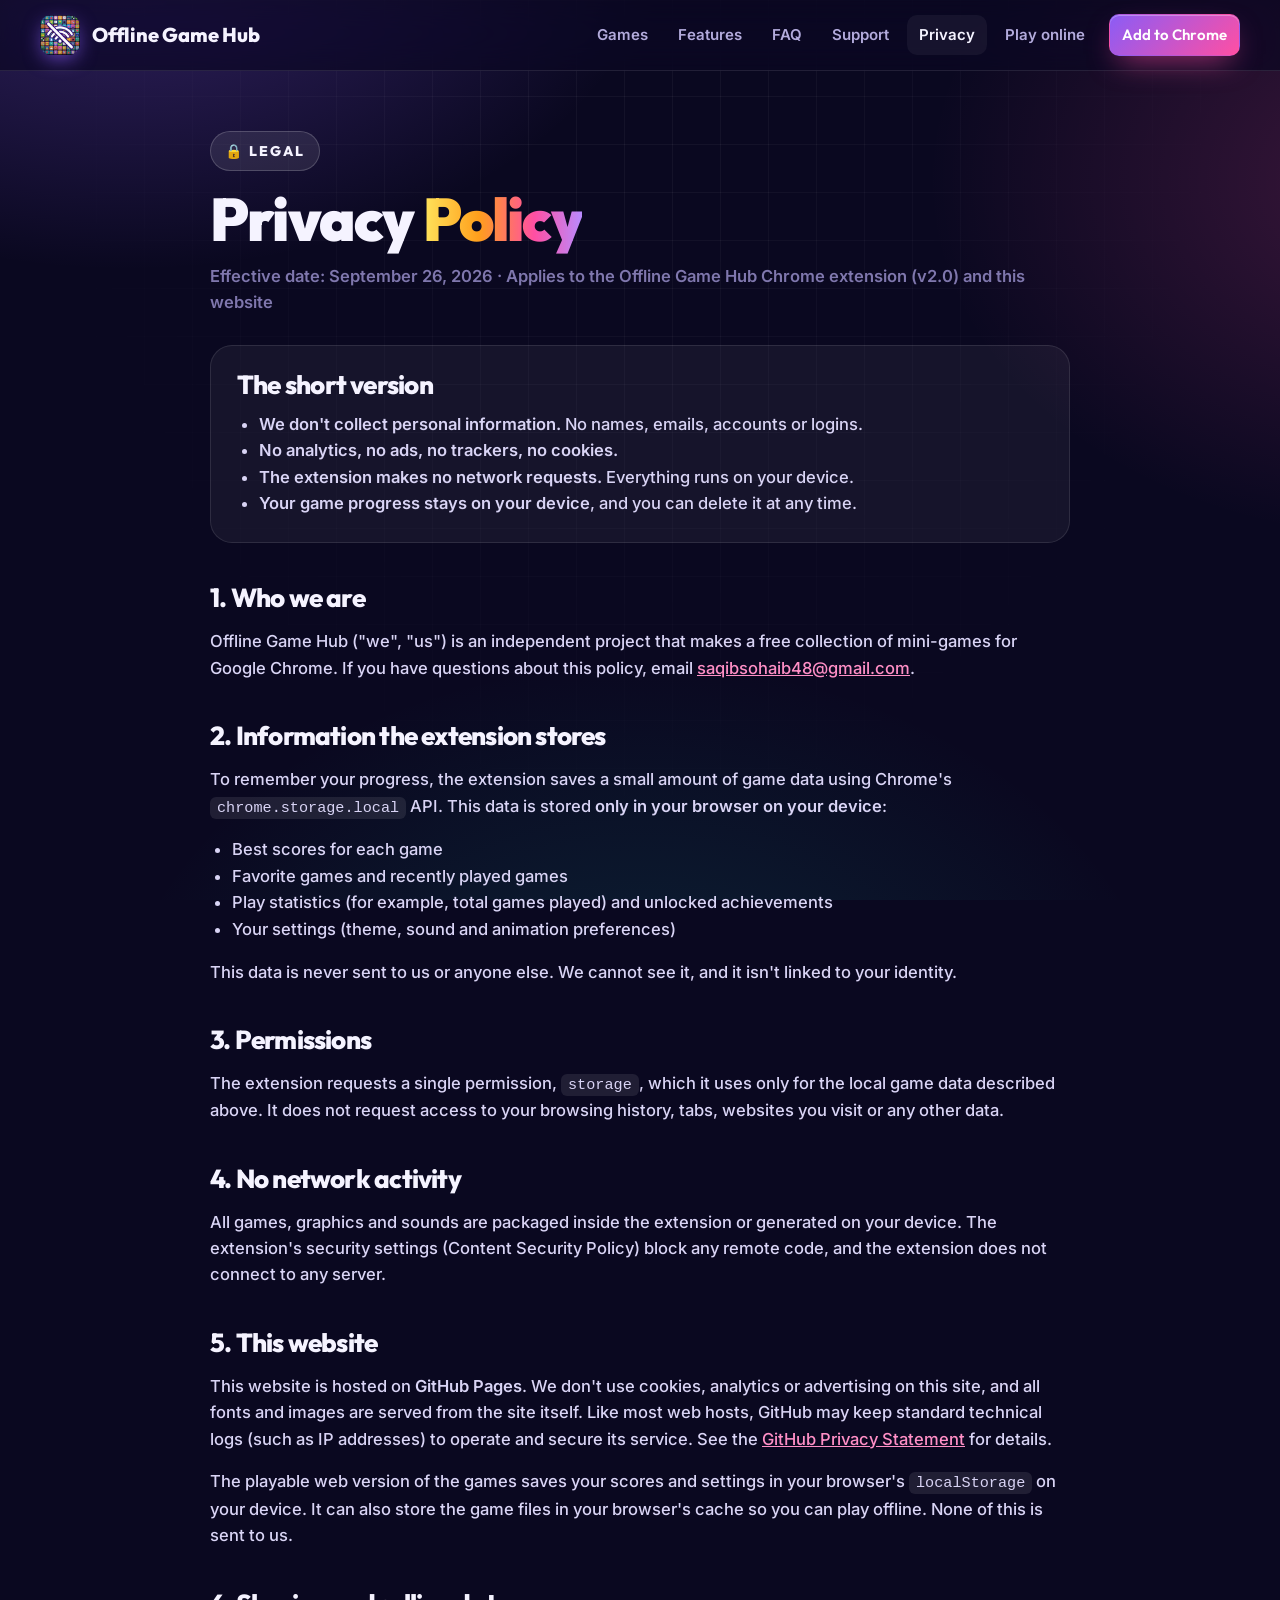
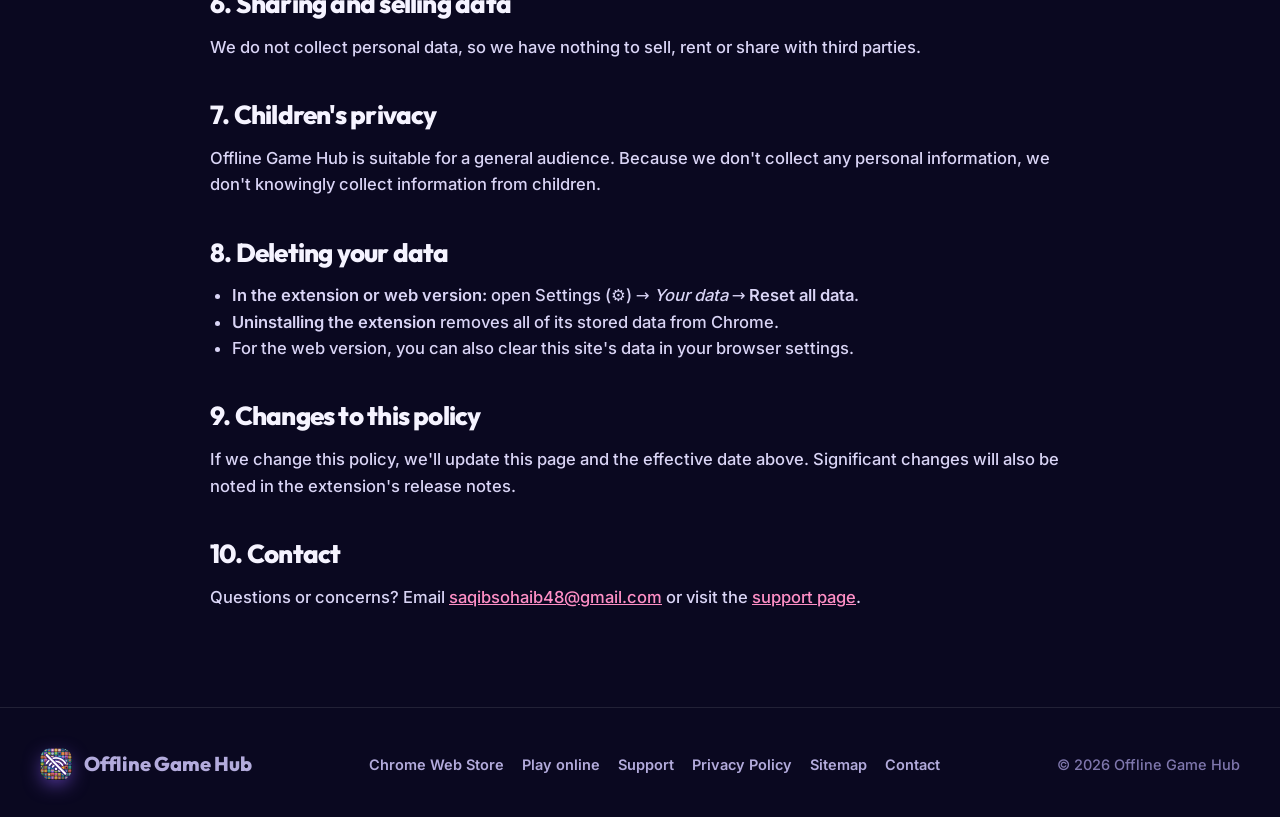
<file: privacy.html>
<!DOCTYPE html>
<html lang="en">
<head>
<meta charset="UTF-8">
<meta name="viewport" content="width=device-width, initial-scale=1">
<title>Privacy Policy – Offline Game Hub</title>
<meta name="description" content="The Offline Game Hub privacy policy: no personal data collected, no analytics, no ads, and no network requests. Your game progress stays on your device.">
<link rel="canonical" href="https://YOUR-USERNAME.github.io/offline-game-hub/privacy.html">
<meta name="theme-color" content="#0a0820">
<link rel="icon" href="favicon.ico" sizes="any">
<link rel="icon" type="image/png" href="assets/img/logo-64.png">
<link rel="apple-touch-icon" href="assets/img/logo-180.png">
<meta property="og:title" content="Privacy Policy – Offline Game Hub">
<meta property="og:description" content="The Offline Game Hub privacy policy: no personal data collected, no analytics, no ads, and no network requests. Your game progress stays on your device.">
<meta property="og:image" content="https://YOUR-USERNAME.github.io/offline-game-hub/assets/img/og-image.png">
<link rel="stylesheet" href="assets/css/site.css">
</head>
<body>
<div class="bg" aria-hidden="true"></div>
<header class="nav">
  <div class="wrap">
    <a class="brand" href="./"><img src="assets/img/logo-64.png" alt="" width="40" height="40">Offline Game Hub</a>
    <nav class="nav-links" aria-label="Main">
      <a href="./#games">Games</a>
      <a href="./#features">Features</a>
      <a href="./#faq">FAQ</a>
      <a href="support.html">Support</a>
      <a href="privacy.html" aria-current="page">Privacy</a>
      <a href="play/hub/index.html">Play online</a>
      <a class="btn btn-primary btn-sm" href="https://chromewebstore.google.com/detail/obmkiidjoijonjjenklfifehhkdjcnji" target="_blank" rel="noopener">Add to Chrome</a>
    </nav>
    <button class="menu-btn" type="button" aria-label="Open menu" aria-expanded="false">☰</button>
  </div>
</header>
<main class="doc"><div class="wrap">
<span class="eyebrow">🔒 Legal</span>
<h1 style="margin-top:18px">Privacy <span class="grad-text">Policy</span></h1>
<p class="meta">Effective date: September 26, 2026 · Applies to the Offline Game Hub Chrome extension (v2.0) and this website</p>

<div class="card summary-card">
  <h2 style="margin-top:0">The short version</h2>
  <ul>
    <li><b>We don't collect personal information.</b> No names, emails, accounts or logins.</li>
    <li><b>No analytics, no ads, no trackers, no cookies.</b></li>
    <li><b>The extension makes no network requests.</b> Everything runs on your device.</li>
    <li><b>Your game progress stays on your device</b>, and you can delete it at any time.</li>
  </ul>
</div>

<h2>1. Who we are</h2>
<p>Offline Game Hub ("we", "us") is an independent project that makes a free collection of mini-games for Google Chrome. If you have questions about this policy, email <a href="mailto:saqibsohaib48@gmail.com">saqibsohaib48@gmail.com</a>.</p>

<h2>2. Information the extension stores</h2>
<p>To remember your progress, the extension saves a small amount of game data using Chrome's <code>chrome.storage.local</code> API. This data is stored <b>only in your browser on your device</b>:</p>
<ul>
  <li>Best scores for each game</li>
  <li>Favorite games and recently played games</li>
  <li>Play statistics (for example, total games played) and unlocked achievements</li>
  <li>Your settings (theme, sound and animation preferences)</li>
</ul>
<p>This data is never sent to us or anyone else. We cannot see it, and it isn't linked to your identity.</p>

<h2>3. Permissions</h2>
<p>The extension requests a single permission, <code>storage</code>, which it uses only for the local game data described above. It does not request access to your browsing history, tabs, websites you visit or any other data.</p>

<h2>4. No network activity</h2>
<p>All games, graphics and sounds are packaged inside the extension or generated on your device. The extension's security settings (Content Security Policy) block any remote code, and the extension does not connect to any server.</p>

<h2>5. This website</h2>
<p>This website is hosted on <b>GitHub Pages</b>. We don't use cookies, analytics or advertising on this site, and all fonts and images are served from the site itself. Like most web hosts, GitHub may keep standard technical logs (such as IP addresses) to operate and secure its service. See the <a href="https://docs.github.com/en/site-policy/privacy-policies/github-general-privacy-statement" rel="noopener">GitHub Privacy Statement</a> for details.</p>
<p>The playable web version of the games saves your scores and settings in your browser's <code>localStorage</code> on your device. It can also store the game files in your browser's cache so you can play offline. None of this is sent to us.</p>

<h2>6. Sharing and selling data</h2>
<p>We do not collect personal data, so we have nothing to sell, rent or share with third parties.</p>

<h2>7. Children's privacy</h2>
<p>Offline Game Hub is suitable for a general audience. Because we don't collect any personal information, we don't knowingly collect information from children.</p>

<h2>8. Deleting your data</h2>
<ul>
  <li><b>In the extension or web version:</b> open Settings (⚙️) → <i>Your data</i> → <b>Reset all data</b>.</li>
  <li><b>Uninstalling the extension</b> removes all of its stored data from Chrome.</li>
  <li>For the web version, you can also clear this site's data in your browser settings.</li>
</ul>

<h2>9. Changes to this policy</h2>
<p>If we change this policy, we'll update this page and the effective date above. Significant changes will also be noted in the extension's release notes.</p>

<h2>10. Contact</h2>
<p>Questions or concerns? Email <a href="mailto:saqibsohaib48@gmail.com">saqibsohaib48@gmail.com</a> or visit the <a href="support.html">support page</a>.</p>

</div></main>
<footer>
  <div class="wrap">
    <a class="brand" href="./"><img src="assets/img/logo-64.png" alt="" width="32" height="32" style="width:32px;height:32px">Offline Game Hub</a>
    <nav aria-label="Footer">
      <a href="https://chromewebstore.google.com/detail/obmkiidjoijonjjenklfifehhkdjcnji" target="_blank" rel="noopener">Chrome Web Store</a>
      <a href="play/hub/index.html">Play online</a>
      <a href="support.html">Support</a>
      <a href="privacy.html">Privacy Policy</a>
      <a href="sitemap.xml">Sitemap</a>
      <a href="mailto:saqibsohaib48@gmail.com">Contact</a>
    </nav>
    <span>© <span data-year>2026</span> Offline Game Hub</span>
  </div>
</footer>
<script type="module" src="assets/js/site.js"></script>
</body>
</html>
</file>
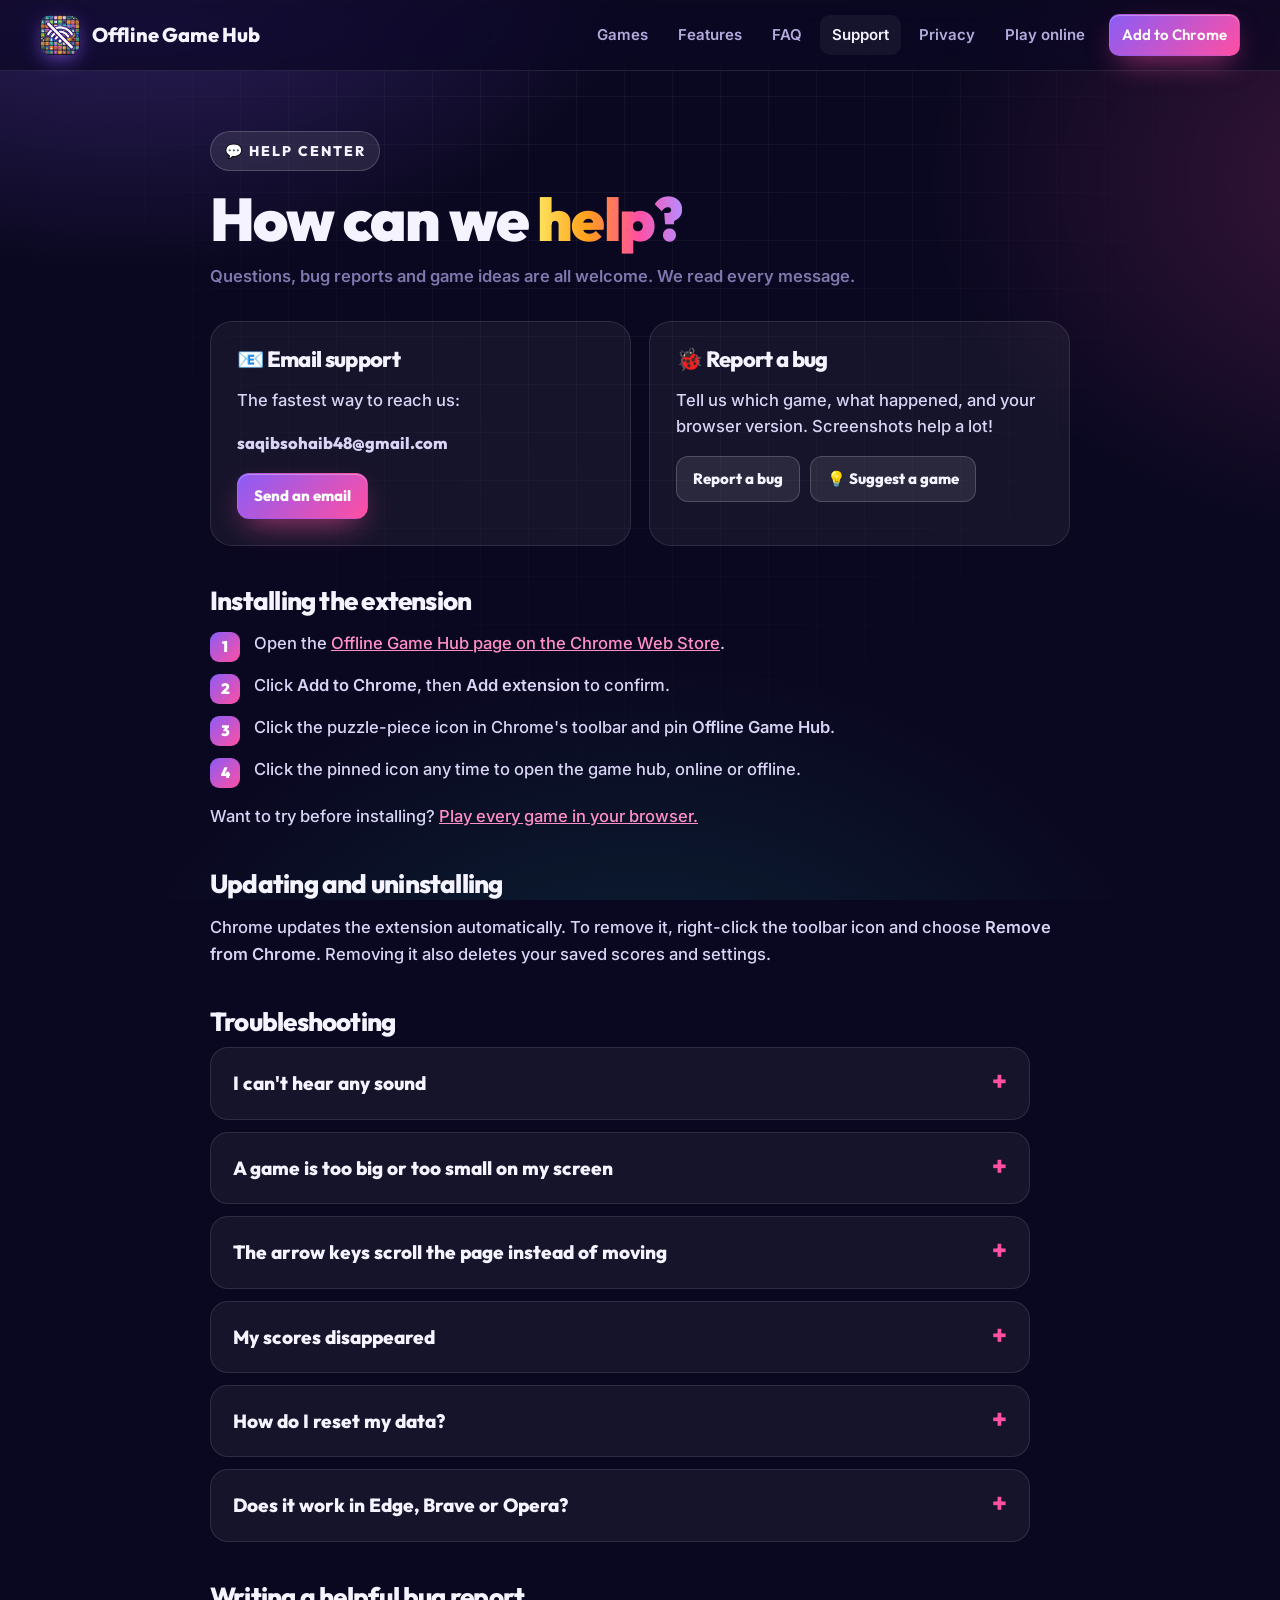
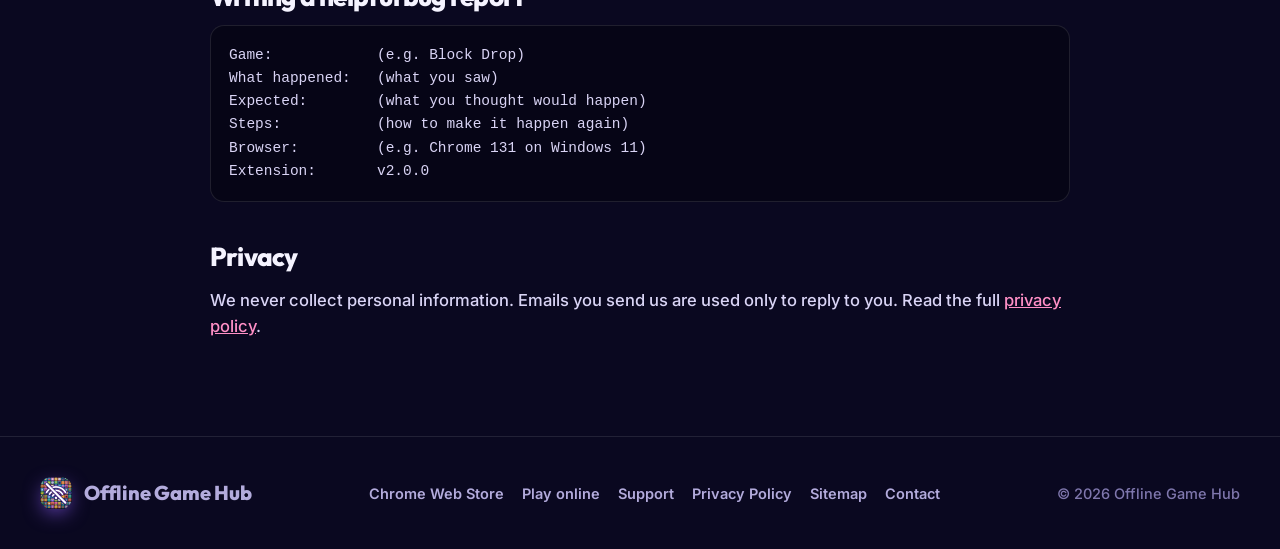
<file: support.html>
<!DOCTYPE html>
<html lang="en">
<head>
<meta charset="UTF-8">
<meta name="viewport" content="width=device-width, initial-scale=1">
<title>Support – Offline Game Hub</title>
<meta name="description" content="Get help with Offline Game Hub: contact support, report a bug, install the extension and fix common problems.">
<link rel="canonical" href="https://YOUR-USERNAME.github.io/offline-game-hub/support.html">
<meta name="theme-color" content="#0a0820">
<link rel="icon" href="favicon.ico" sizes="any">
<link rel="icon" type="image/png" href="assets/img/logo-64.png">
<link rel="apple-touch-icon" href="assets/img/logo-180.png">
<meta property="og:title" content="Support – Offline Game Hub">
<meta property="og:description" content="Get help with Offline Game Hub: contact support, report a bug, install the extension and fix common problems.">
<meta property="og:image" content="https://YOUR-USERNAME.github.io/offline-game-hub/assets/img/og-image.png">
<link rel="stylesheet" href="assets/css/site.css">
</head>
<body>
<div class="bg" aria-hidden="true"></div>
<header class="nav">
  <div class="wrap">
    <a class="brand" href="./"><img src="assets/img/logo-64.png" alt="" width="40" height="40">Offline Game Hub</a>
    <nav class="nav-links" aria-label="Main">
      <a href="./#games">Games</a>
      <a href="./#features">Features</a>
      <a href="./#faq">FAQ</a>
      <a href="support.html" aria-current="page">Support</a>
      <a href="privacy.html">Privacy</a>
      <a href="play/hub/index.html">Play online</a>
      <a class="btn btn-primary btn-sm" href="https://chromewebstore.google.com/detail/obmkiidjoijonjjenklfifehhkdjcnji" target="_blank" rel="noopener">Add to Chrome</a>
    </nav>
    <button class="menu-btn" type="button" aria-label="Open menu" aria-expanded="false">☰</button>
  </div>
</header>
<main class="doc"><div class="wrap">
<span class="eyebrow">💬 Help center</span>
<h1 style="margin-top:18px">How can we <span class="grad-text">help?</span></h1>
<p class="meta">Questions, bug reports and game ideas are all welcome. We read every message.</p>

<div class="contact">
  <div class="card">
    <h2>📧 Email support</h2>
    <p>The fastest way to reach us:</p>
    <p class="mail"><a href="mailto:saqibsohaib48@gmail.com" style="color:inherit;text-decoration:none">saqibsohaib48@gmail.com</a></p>
    <a class="btn btn-primary btn-sm" href="mailto:saqibsohaib48@gmail.com?subject=Offline%20Game%20Hub%20support">Send an email</a>
  </div>
  <div class="card">
    <h2>🐞 Report a bug</h2>
    <p>Tell us which game, what happened, and your browser version. Screenshots help a lot!</p>
    <a class="btn btn-ghost btn-sm" href="mailto:saqibsohaib48@gmail.com?subject=Bug%20report%3A%20Offline%20Game%20Hub&amp;body=Game%3A%20%0AWhat%20happened%3A%20%0AWhat%20I%20expected%3A%20%0ABrowser%20%2B%20version%3A%20%0AExtension%20version%3A%202.0.0%0A">Report a bug</a>
    <a class="btn btn-ghost btn-sm" href="mailto:saqibsohaib48@gmail.com?subject=Game%20idea%20for%20Offline%20Game%20Hub" style="margin-left:6px">💡 Suggest a game</a>
  </div>
</div>

<h2 id="install">Installing the extension</h2>
<ol class="steps">
  <li>Open the <a href="https://chromewebstore.google.com/detail/obmkiidjoijonjjenklfifehhkdjcnji" target="_blank" rel="noopener">Offline Game Hub page on the Chrome Web Store</a>.</li>
  <li>Click <b>Add to Chrome</b>, then <b>Add extension</b> to confirm.</li>
  <li>Click the puzzle-piece icon in Chrome's toolbar and pin <b>Offline Game Hub</b>.</li>
  <li>Click the pinned icon any time to open the game hub, online or offline.</li>
</ol>
<p>Want to try before installing? <a href="play/hub/index.html">Play every game in your browser.</a></p>

<h2>Updating and uninstalling</h2>
<p>Chrome updates the extension automatically. To remove it, right-click the toolbar icon and choose <b>Remove from Chrome</b>. Removing it also deletes your saved scores and settings.</p>

<h2>Troubleshooting</h2>
<div class="faq" style="margin:0">
  <details><summary>I can't hear any sound</summary><p>Click the 🔊 button in the top bar (or open Settings → Sound effects → On). Browsers only allow sound after your first click or key press, so press Play once and sounds will start.</p></details>
  <details><summary>A game is too big or too small on my screen</summary><p>Games resize to fit your window. Try the ⛶ fullscreen button in the game bar, or zoom the page with Ctrl + / Ctrl − (Cmd on Mac).</p></details>
  <details><summary>The arrow keys scroll the page instead of moving</summary><p>Click on the game area once so it has focus, then use the keys. Press <code>Esc</code> anytime to pause.</p></details>
  <details><summary>My scores disappeared</summary><p>Scores are stored only on your device. Clearing browsing data, using a private window, uninstalling the extension or switching to another computer will start fresh. We can't restore them because we never have a copy.</p></details>
  <details><summary>How do I reset my data?</summary><p>Open Settings (⚙️) → <i>Your data</i>. You can reset scores, favorites, or everything at once.</p></details>
  <details><summary>Does it work in Edge, Brave or Opera?</summary><p>Yes. Any Chromium-based browser that supports Chrome extensions can run Offline Game Hub.</p></details>
</div>

<h2>Writing a helpful bug report</h2>
<pre class="tpl">Game:            (e.g. Block Drop)
What happened:   (what you saw)
Expected:        (what you thought would happen)
Steps:           (how to make it happen again)
Browser:         (e.g. Chrome 131 on Windows 11)
Extension:       v2.0.0</pre>

<h2>Privacy</h2>
<p>We never collect personal information. Emails you send us are used only to reply to you. Read the full <a href="privacy.html">privacy policy</a>.</p>

</div></main>
<footer>
  <div class="wrap">
    <a class="brand" href="./"><img src="assets/img/logo-64.png" alt="" width="32" height="32" style="width:32px;height:32px">Offline Game Hub</a>
    <nav aria-label="Footer">
      <a href="https://chromewebstore.google.com/detail/obmkiidjoijonjjenklfifehhkdjcnji" target="_blank" rel="noopener">Chrome Web Store</a>
      <a href="play/hub/index.html">Play online</a>
      <a href="support.html">Support</a>
      <a href="privacy.html">Privacy Policy</a>
      <a href="sitemap.xml">Sitemap</a>
      <a href="mailto:saqibsohaib48@gmail.com">Contact</a>
    </nav>
    <span>© <span data-year>2026</span> Offline Game Hub</span>
  </div>
</footer>
<script type="module" src="assets/js/site.js"></script>
</body>
</html>
</file>
<file: assets/css/site.css>
/* Offline Game Hub — website styles */
@font-face { font-family: Outfit; font-weight: 600; font-display: swap; src: url(../fonts/outfit-latin-600-normal.woff2) format("woff2"); }
@font-face { font-family: Outfit; font-weight: 700; font-display: swap; src: url(../fonts/outfit-latin-700-normal.woff2) format("woff2"); }
@font-face { font-family: Outfit; font-weight: 800; font-display: swap; src: url(../fonts/outfit-latin-800-normal.woff2) format("woff2"); }
@font-face { font-family: Outfit; font-weight: 900; font-display: swap; src: url(../fonts/outfit-latin-900-normal.woff2) format("woff2"); }
@font-face { font-family: Inter; font-weight: 500; font-display: swap; src: url(../fonts/inter-latin-500-normal.woff2) format("woff2"); }
@font-face { font-family: Inter; font-weight: 600; font-display: swap; src: url(../fonts/inter-latin-600-normal.woff2) format("woff2"); }

:root {
  --bg: #0a0820; --bg2: #120e30; --surface: rgba(255,255,255,.05); --surface2: rgba(255,255,255,.09);
  --border: rgba(255,255,255,.1); --border2: rgba(255,255,255,.18);
  --text: #f5f3ff; --dim: #b3abdc; --faint: #7f77ad;
  --violet: #8b5cf6; --pink: #ff4fa3; --teal: #19d3c5; --amber: #ffc53d; --lime: #7ee04a;
  --grad: linear-gradient(135deg, #8b5cf6, #ff4fa3);
  --grad-text: linear-gradient(90deg, #ffe45c, #ff9f1c 35%, #ff4fa3 70%, #b98bff);
  --display: Outfit, "Segoe UI", system-ui, sans-serif;
  --body: Inter, "Segoe UI", system-ui, -apple-system, Roboto, sans-serif;
  --r: 22px; --max: 1200px;
}
* { box-sizing: border-box; }
html { scroll-behavior: smooth; overflow-x: hidden; }
body { margin: 0; background: var(--bg); color: var(--text); font-family: var(--body); line-height: 1.6; -webkit-font-smoothing: antialiased; overflow-x: hidden; }
img { max-width: 100%; display: block; }
a { color: inherit; }
.wrap { width: min(var(--max), calc(100% - 40px)); margin: 0 auto; }
.grad-text { background: var(--grad-text); -webkit-background-clip: text; background-clip: text; color: transparent; }
.sr-only { position: absolute; width: 1px; height: 1px; overflow: hidden; clip: rect(0 0 0 0); }
:focus-visible { outline: 3px solid var(--pink); outline-offset: 3px; border-radius: 8px; }

/* background */
.bg { position: fixed; inset: 0; z-index: -1; pointer-events: none;
  background:
    radial-gradient(900px 600px at 10% -10%, rgba(139,92,246,.35), transparent 60%),
    radial-gradient(800px 600px at 110% 20%, rgba(255,79,163,.2), transparent 60%),
    radial-gradient(900px 700px at 50% 120%, rgba(25,211,197,.14), transparent 60%), var(--bg); }
.bg::after { content: ""; position: absolute; inset: 0;
  background-image: linear-gradient(rgba(255,255,255,.045) 1px, transparent 1px), linear-gradient(90deg, rgba(255,255,255,.045) 1px, transparent 1px);
  background-size: 48px 48px; -webkit-mask-image: radial-gradient(ellipse at 50% 0%, #000 15%, transparent 70%); mask-image: radial-gradient(ellipse at 50% 0%, #000 15%, transparent 70%); }

/* nav */
.nav { position: sticky; top: 0; z-index: 50; backdrop-filter: blur(16px) saturate(1.4); background: rgba(10,8,32,.7); border-bottom: 1px solid var(--border); }
.nav .wrap { display: flex; align-items: center; justify-content: space-between; height: 70px; gap: 16px; }
.brand { display: flex; align-items: center; gap: 12px; text-decoration: none; font-family: var(--display); font-weight: 800; font-size: 20px; letter-spacing: -.01em; }
.brand img { width: 40px; height: 40px; border-radius: 11px; box-shadow: 0 6px 20px -4px rgba(139,92,246,.8); }
.nav-links { display: flex; align-items: center; gap: 6px; }
.nav-links a { text-decoration: none; font-weight: 600; font-size: 15px; color: var(--dim); padding: 8px 12px; border-radius: 10px; transition: color .2s, background .2s; }
.nav-links a:hover, .nav-links a[aria-current="page"] { color: var(--text); background: var(--surface); }
.nav-links a.btn, .nav-links a.btn:hover { color: #fff; background: var(--grad); margin-left: 6px; }
.menu-btn { display: none; background: var(--surface); border: 1px solid var(--border); color: var(--text); width: 44px; height: 44px; border-radius: 12px; font-size: 20px; cursor: pointer; }

/* buttons */
.btn { display: inline-flex; align-items: center; justify-content: center; gap: 10px; text-decoration: none; font-family: var(--display); font-weight: 800; font-size: 17px; padding: 14px 24px; border-radius: 16px; border: 1px solid transparent; cursor: pointer; transition: transform .15s, box-shadow .2s, background .2s; }
.btn-primary { color: #fff; background: var(--grad); box-shadow: 0 12px 30px -10px rgba(255,79,163,.7), inset 0 1px 0 rgba(255,255,255,.3); }
.btn-primary:hover { transform: translateY(-2px); box-shadow: 0 18px 36px -10px rgba(255,79,163,.85), inset 0 1px 0 rgba(255,255,255,.3); }
.btn-ghost { color: var(--text); background: var(--surface2); border-color: var(--border2); }
.btn-ghost:hover { background: rgba(255,255,255,.14); transform: translateY(-2px); }
.btn-sm { font-size: 15px; padding: 10px 16px; border-radius: 12px; }
.btn .soon { font-family: var(--body); font-size: 11px; font-weight: 600; letter-spacing: .08em; text-transform: uppercase; padding: 3px 8px; border-radius: 99px; background: rgba(255,197,61,.18); color: var(--amber); }

/* hero */
.hero { padding: 80px 0 60px; overflow: hidden; }
.hero .wrap { display: grid; grid-template-columns: 1.05fr 1fr; gap: 40px; align-items: center; }
.eyebrow { display: inline-flex; align-items: center; gap: 8px; font-family: var(--display); font-weight: 800; font-size: 14px; letter-spacing: .14em; text-transform: uppercase; padding: 8px 14px; border-radius: 999px; background: var(--surface2); border: 1px solid var(--border2); }
.eyebrow .dot { width: 8px; height: 8px; border-radius: 50%; background: #34d399; box-shadow: 0 0 10px #34d399; }
h1, h2, h3 { font-family: var(--display); letter-spacing: -.03em; line-height: 1.02; margin: 0; }
.hero h1 { font-size: clamp(46px, 6.6vw, 86px); font-weight: 900; margin-top: 22px; }
.hero p.lead { font-size: clamp(17px, 1.6vw, 20px); color: var(--dim); max-width: 540px; margin: 22px 0 30px; }
.cta-row { display: flex; gap: 12px; flex-wrap: wrap; }
.trust { display: flex; gap: 18px; flex-wrap: wrap; margin-top: 26px; color: var(--dim); font-weight: 600; font-size: 14.5px; }
.trust span { display: inline-flex; align-items: center; gap: 7px; }
.trust svg { width: 18px; height: 18px; flex: none; }

.wall-stage { position: relative; height: 560px; perspective: 1400px; }
.wall { position: absolute; inset: -40px -120px -40px 0; transform: rotateY(-20deg) rotateX(8deg) rotateZ(-5deg); transform-style: preserve-3d;
  -webkit-mask-image: linear-gradient(90deg, transparent, #000 18%, #000 85%, transparent), linear-gradient(transparent, #000 10%, #000 88%, transparent);
  -webkit-mask-composite: source-in; mask-image: linear-gradient(90deg, transparent, #000 18%, #000 85%, transparent); }
.wall-col { position: absolute; top: 0; display: flex; flex-direction: column; gap: 18px; animation: drift 38s linear infinite; }
.wall-col:nth-child(2) { animation-duration: 46s; animation-direction: reverse; }
.wall-col:nth-child(3) { animation-duration: 42s; }
@keyframes drift { from { transform: translateY(0); } to { transform: translateY(-50%); } }
.wall-card { width: 220px; aspect-ratio: 16 / 10; border-radius: 18px; overflow: hidden; box-shadow: 0 24px 50px -18px rgba(0,0,0,.9), 0 0 0 2px rgba(255,255,255,.14); text-decoration: none; }
.wall-card svg { width: 100%; height: 100%; display: block; }
@media (prefers-reduced-motion: reduce) { .wall-col { animation: none; } html { scroll-behavior: auto; } }

/* stats */
.stats { padding: 10px 0 40px; }
.stats .wrap { display: grid; grid-template-columns: repeat(5, 1fr); gap: 14px; }
.stat { padding: 20px; border-radius: var(--r); background: var(--surface); border: 1px solid var(--border); text-align: center; }
.stat b { display: block; font-family: var(--display); font-weight: 900; font-size: 40px; letter-spacing: -.03em; line-height: 1.1; }
.stat span { color: var(--dim); font-weight: 600; font-size: 14px; }
.stat:nth-child(1) b { color: var(--violet); } .stat:nth-child(2) b { color: var(--pink); } .stat:nth-child(3) b { color: var(--amber); } .stat:nth-child(4) b { color: var(--teal); } .stat:nth-child(5) b { color: var(--lime); }

/* sections */
section { padding: 70px 0; }
.sec-head { text-align: center; max-width: 720px; margin: 0 auto 40px; }
.sec-head h2 { font-size: clamp(34px, 4.4vw, 54px); font-weight: 900; margin-top: 16px; }
.sec-head p { color: var(--dim); font-size: 18px; margin: 16px 0 0; }

/* games */
.tabs { display: flex; flex-wrap: wrap; justify-content: center; gap: 8px; margin-bottom: 28px; }
.tab { font-family: var(--display); font-weight: 700; font-size: 15px; color: var(--dim); background: var(--surface); border: 1px solid var(--border); padding: 9px 16px; border-radius: 999px; cursor: pointer; transition: all .2s; }
.tab:hover { color: var(--text); border-color: var(--border2); }
.tab.active { color: #fff; background: var(--grad); border-color: transparent; box-shadow: 0 8px 20px -8px rgba(255,79,163,.7); }
.tab .n { opacity: .7; margin-left: 4px; font-size: 13px; }
.games { display: grid; grid-template-columns: repeat(auto-fill, minmax(220px, 1fr)); gap: 18px; }
.game { position: relative; display: flex; flex-direction: column; text-decoration: none; border-radius: var(--r); overflow: hidden; background: #151036; border: 1px solid var(--border); transition: transform .25s cubic-bezier(.2,.8,.2,1), box-shadow .25s, border-color .25s; }
.game:hover { transform: translateY(-6px); border-color: var(--border2); box-shadow: 0 26px 50px -20px rgba(0,0,0,.8), 0 0 0 1px rgba(139,92,246,.4); }
.game .art { position: relative; aspect-ratio: 16 / 10; overflow: hidden; }
.game .art svg { width: 100%; height: 100%; display: block; transition: transform .6s cubic-bezier(.2,.8,.2,1); }
.game:hover .art svg { transform: scale(1.08); }
.game .play { position: absolute; right: 12px; bottom: 12px; width: 46px; height: 46px; border-radius: 50%; display: grid; place-items: center; background: #fff; color: #1c1640; font-size: 16px; padding-left: 3px; box-shadow: 0 10px 22px -6px rgba(0,0,0,.6); opacity: 0; transform: translateY(8px) scale(.85); transition: all .25s; }
.game:hover .play, .game:focus-visible .play { opacity: 1; transform: none; }
.game .new { position: absolute; left: 10px; top: 10px; font-family: var(--display); font-weight: 900; font-size: 11px; letter-spacing: .1em; padding: 4px 9px; border-radius: 8px; color: #2a1600; background: linear-gradient(135deg, #ffe45c, #ffb13d); }
.game .body { padding: 14px 16px 16px; }
.game h3 { font-size: 18px; font-weight: 800; letter-spacing: -.01em; }
.game p { margin: 6px 0 10px; color: var(--dim); font-size: 14px; line-height: 1.45; }
.chip { display: inline-block; font-family: var(--display); font-size: 12px; font-weight: 700; padding: 3px 10px; border-radius: 999px; border: 1px solid; }
.c-puzzle { color: #19d3c5; border-color: rgba(25,211,197,.35); background: rgba(25,211,197,.08); }
.c-arcade { color: #ff4fa3; border-color: rgba(255,79,163,.35); background: rgba(255,79,163,.08); }
.c-board { color: #ffc53d; border-color: rgba(255,197,61,.35); background: rgba(255,197,61,.08); }
.c-casual { color: #7ee04a; border-color: rgba(126,224,74,.35); background: rgba(126,224,74,.08); }
.center { text-align: center; margin-top: 34px; }

/* gallery */
.gallery { display: grid; grid-auto-flow: column; grid-auto-columns: min(780px, 86%); gap: 20px; overflow-x: auto; scroll-snap-type: x mandatory; padding: 6px 20px 24px; scrollbar-width: thin; }
.gallery img { width: 100%; border-radius: 20px; scroll-snap-align: center; box-shadow: 0 30px 60px -24px rgba(0,0,0,.9), 0 0 0 1px var(--border2); }

/* features */
.features { display: grid; grid-template-columns: repeat(3, 1fr); gap: 18px; }
.feature { padding: 26px; border-radius: var(--r); background: var(--surface); border: 1px solid var(--border); transition: border-color .2s, transform .2s; }
.feature:hover { border-color: var(--border2); transform: translateY(-3px); }
.feature .ico { width: 52px; height: 52px; border-radius: 16px; display: grid; place-items: center; margin-bottom: 16px; }
.feature .ico svg { width: 26px; height: 26px; }
.feature h3 { font-size: 21px; font-weight: 800; }
.feature p { color: var(--dim); margin: 8px 0 0; font-size: 15.5px; }

/* privacy band */
.band { border-radius: 30px; padding: 48px; display: grid; grid-template-columns: 1.1fr 1fr; gap: 40px; align-items: center;
  background: linear-gradient(135deg, rgba(139,92,246,.22), rgba(255,79,163,.12)); border: 1px solid var(--border2); }
.band h2 { font-size: clamp(32px, 4vw, 48px); font-weight: 900; }
.band p { color: var(--dim); font-size: 17px; }
.checks { list-style: none; padding: 0; margin: 0; display: grid; gap: 12px; }
.checks li { display: flex; align-items: center; gap: 14px; font-family: var(--display); font-weight: 700; font-size: 19px; }
.checks li::before { content: "✓"; flex: none; width: 34px; height: 34px; border-radius: 10px; display: grid; place-items: center; font-weight: 900; color: #0b2a14; background: linear-gradient(135deg, #7ee04a, #34d399); }

/* faq */
.faq { max-width: 820px; margin: 0 auto; display: grid; gap: 12px; }
.faq details { border-radius: 18px; background: var(--surface); border: 1px solid var(--border); padding: 4px 22px; }
.faq summary { cursor: pointer; list-style: none; font-family: var(--display); font-weight: 800; font-size: 19px; padding: 16px 0; display: flex; justify-content: space-between; gap: 16px; }
.faq summary::-webkit-details-marker { display: none; }
.faq summary::after { content: "+"; font-size: 26px; line-height: 1; color: var(--pink); transition: transform .2s; }
.faq details[open] summary::after { transform: rotate(45deg); }
.faq details p { margin: 0 0 18px; color: var(--dim); }

/* final cta */
.final { text-align: center; padding: 90px 0; }
.final h2 { font-size: clamp(38px, 5vw, 64px); font-weight: 900; }
.final p { color: var(--dim); font-size: 18px; margin: 16px 0 30px; }
.final .cta-row { justify-content: center; }

/* doc pages */
.doc { padding: 60px 0 80px; }
.doc .wrap { max-width: 860px; }
.doc h1 { font-size: clamp(40px, 5vw, 60px); font-weight: 900; }
.doc .meta { color: var(--faint); margin-top: 12px; font-weight: 600; }
.doc h2 { font-size: 26px; font-weight: 800; margin: 42px 0 12px; }
.doc h3 { font-size: 19px; font-weight: 800; margin: 24px 0 8px; }
.doc p, .doc li { color: #d9d4f5; font-size: 16.5px; }
.doc ul { padding-left: 22px; }
.doc a { color: #ff8fc6; }
.doc a.btn-primary { color: #fff; }
.doc a.btn-ghost { color: var(--text); }
.doc code { background: var(--surface2); padding: 2px 7px; border-radius: 6px; font-size: .92em; }
.card { border-radius: var(--r); background: var(--surface); border: 1px solid var(--border); padding: 26px; }
.summary-card { margin-top: 30px; }
.summary-card ul { margin: 10px 0 0; }
.contact { display: grid; grid-template-columns: 1fr 1fr; gap: 18px; margin-top: 32px; }
.contact .card h2 { margin-top: 0; font-size: 22px; }
.mail { font-family: var(--display); font-weight: 800; font-size: 21px; word-break: break-all; }
.steps { counter-reset: s; list-style: none; padding: 0; display: grid; gap: 12px; }
.steps li { counter-increment: s; position: relative; padding-left: 44px; min-height: 30px; }
.steps li::before { content: counter(s); position: absolute; left: 0; top: 0; width: 30px; height: 30px; border-radius: 9px; display: grid; place-items: center; font-family: var(--display); font-weight: 900; background: var(--grad); color: #fff; font-size: 15px; margin-top: 2px; }
pre.tpl { white-space: pre-wrap; background: rgba(0,0,0,.3); border: 1px solid var(--border); padding: 18px; border-radius: 14px; color: #d9d4f5; font-size: 14.5px; }

/* footer */
footer { border-top: 1px solid var(--border); padding: 40px 0; color: var(--faint); font-size: 14.5px; }
footer .wrap { display: flex; justify-content: space-between; gap: 20px; flex-wrap: wrap; align-items: center; }
footer nav { display: flex; gap: 18px; flex-wrap: wrap; }
footer a { text-decoration: none; color: var(--dim); font-weight: 600; }
footer a:hover { color: var(--text); }

/* reveal */
.reveal { opacity: 0; transform: translateY(24px); transition: opacity .7s ease, transform .7s cubic-bezier(.2,.8,.2,1); }
.reveal.in { opacity: 1; transform: none; }
@media (prefers-reduced-motion: reduce) { .reveal { opacity: 1; transform: none; transition: none; } }

/* responsive */
@media (max-width: 980px) {
  .hero .wrap { grid-template-columns: 1fr; }
  .wall-stage { height: 380px; }
  .stats .wrap { grid-template-columns: repeat(3, 1fr); }
  .features { grid-template-columns: 1fr 1fr; }
  .band { grid-template-columns: 1fr; padding: 32px; }
}
@media (max-width: 720px) {
  .nav-links { display: none; position: absolute; top: 70px; left: 0; right: 0; flex-direction: column; align-items: stretch; padding: 12px 16px 18px; background: rgba(10,8,32,.97); border-bottom: 1px solid var(--border); }
  .nav-links.open { display: flex; }
  .menu-btn { display: inline-grid; place-items: center; }
  .hero { padding-top: 44px; }
  .stats .wrap { grid-template-columns: 1fr 1fr; }
  .features { grid-template-columns: 1fr; }
  .contact { grid-template-columns: 1fr; }
  .games { grid-template-columns: repeat(auto-fill, minmax(160px, 1fr)); gap: 12px; }
  .game p { display: none; }
  section { padding: 50px 0; }
}
</file>
<file: play/hub/css/style.css>
/* ================= Offline Game Hub — design system ================= */
:root {
  --bg: #0b0920;
  --bg-2: #120e30;
  --surface: rgba(255, 255, 255, 0.045);
  --surface-2: rgba(255, 255, 255, 0.08);
  --surface-solid: #17123a;
  --card: #151036;
  --text: #f5f3ff;
  --text-dim: #aba3d6;
  --text-faint: #7b73a8;
  --border: rgba(255, 255, 255, 0.08);
  --border-strong: rgba(255, 255, 255, 0.16);
  --accent: #8b5cf6;
  --accent-2: #ff4fa3;
  --accent-3: #19d3c5;
  --amber: #ffc53d;
  --good: #34d399;
  --warn: #ff5d73;
  --grad: linear-gradient(135deg, #8b5cf6 0%, #ff4fa3 100%);
  --shadow: 0 18px 40px -12px rgba(0, 0, 0, 0.6);
  --shadow-sm: 0 6px 18px -6px rgba(0, 0, 0, 0.5);
  --r-xl: 26px;
  --r-lg: 20px;
  --r-md: 14px;
  --r-sm: 10px;
  --font: "Segoe UI Variable Display", "Segoe UI", system-ui, -apple-system, Roboto, "Helvetica Neue", Arial, sans-serif;
  --c-puzzle: #19d3c5;
  --c-arcade: #ff4fa3;
  --c-board: #ffc53d;
  --c-casual: #7ee04a;
  color-scheme: dark;
}
html[data-theme="light"] {
  --bg: #f4f1ff;
  --bg-2: #ebe5ff;
  --surface: rgba(40, 20, 110, 0.04);
  --surface-2: rgba(40, 20, 110, 0.08);
  --surface-solid: #ffffff;
  --card: #ffffff;
  --text: #1c1640;
  --text-dim: #5d5590;
  --text-faint: #8a83b5;
  --border: rgba(40, 20, 110, 0.1);
  --border-strong: rgba(40, 20, 110, 0.18);
  --shadow: 0 18px 40px -16px rgba(60, 30, 150, 0.28);
  --shadow-sm: 0 6px 18px -8px rgba(60, 30, 150, 0.25);
  --c-puzzle: #0d9488;
  --c-arcade: #db2777;
  --c-board: #c2860a;
  --c-casual: #3f9a1c;
  color-scheme: light;
}

* { box-sizing: border-box; }
html, body { min-height: 100%; }
body {
  margin: 0;
  font-family: var(--font);
  background: var(--bg);
  color: var(--text);
  -webkit-font-smoothing: antialiased;
  overflow-x: hidden;
}
button { font-family: inherit; cursor: pointer; color: inherit; }
a { color: inherit; text-decoration: none; }
.hidden, [hidden] { display: none !important; }
kbd, .kbd {
  font-family: inherit; font-size: 12px; font-weight: 700;
  padding: 3px 8px; border-radius: 7px;
  background: var(--surface-2); border: 1px solid var(--border-strong);
  border-bottom-width: 2px; color: var(--text);
}
.kbd.sm { font-size: 11px; padding: 1px 6px; }

/* ---------- animated background ---------- */
.bg-fx { position: fixed; inset: 0; z-index: -1; overflow: hidden; pointer-events: none;
  background:
    radial-gradient(900px 500px at 8% -8%, rgba(139, 92, 246, 0.28), transparent 60%),
    radial-gradient(700px 500px at 100% 10%, rgba(255, 79, 163, 0.16), transparent 60%),
    radial-gradient(900px 600px at 50% 120%, rgba(25, 211, 197, 0.12), transparent 60%),
    var(--bg);
}
.bg-fx::after { content: ""; position: absolute; inset: 0;
  background-image: linear-gradient(var(--border) 1px, transparent 1px), linear-gradient(90deg, var(--border) 1px, transparent 1px);
  background-size: 44px 44px;
  mask-image: radial-gradient(ellipse at 50% 0%, #000 10%, transparent 70%);
  opacity: 0.6;
}
.bg-fx i { position: absolute; width: 380px; height: 380px; border-radius: 50%; filter: blur(80px); opacity: 0.22; animation: float 18s ease-in-out infinite; }
.bg-fx i:nth-child(1) { background: #8b5cf6; left: -80px; top: 30%; }
.bg-fx i:nth-child(2) { background: #ff4fa3; right: -60px; top: 50%; animation-delay: -6s; }
.bg-fx i:nth-child(3) { background: #19d3c5; left: 40%; bottom: -160px; animation-delay: -12s; }
html[data-theme="light"] .bg-fx { background:
    radial-gradient(900px 500px at 8% -8%, rgba(139, 92, 246, 0.18), transparent 60%),
    radial-gradient(700px 500px at 100% 10%, rgba(255, 79, 163, 0.12), transparent 60%), var(--bg); }
html[data-theme="light"] .bg-fx i { opacity: 0.12; }
@keyframes float { 0%, 100% { transform: translate(0, 0) scale(1); } 50% { transform: translate(60px, -40px) scale(1.15); } }

/* ---------- topbar ---------- */
.topbar {
  position: sticky; top: 0; z-index: 30;
  display: flex; align-items: center; justify-content: space-between; gap: 16px;
  padding: 12px clamp(16px, 3vw, 36px);
  background: color-mix(in srgb, var(--bg) 72%, transparent);
  backdrop-filter: blur(18px) saturate(1.4);
  border-bottom: 1px solid var(--border);
}
.brand { display: flex; align-items: center; gap: 12px; min-width: 0; }
.brand-logo { width: 44px; height: 44px; border-radius: 12px; box-shadow: 0 6px 20px -4px rgba(139, 92, 246, 0.6); transition: transform .3s; }
.brand:hover .brand-logo { transform: rotate(-6deg) scale(1.06); }
.brand-text h1 { margin: 0; font-size: 19px; font-weight: 850; letter-spacing: -0.02em; line-height: 1.1;
  background: linear-gradient(90deg, var(--text), color-mix(in srgb, var(--accent) 60%, var(--text))); -webkit-background-clip: text; background-clip: text; color: transparent; }
.brand-sub { font-size: 12px; color: var(--text-dim); font-weight: 600; }
.topbar-actions { display: flex; align-items: center; gap: 8px; }
.offline-pill { display: inline-flex; align-items: center; gap: 7px; font-size: 12px; font-weight: 700; color: var(--good);
  padding: 7px 12px; border-radius: 999px; background: color-mix(in srgb, var(--good) 12%, transparent); border: 1px solid color-mix(in srgb, var(--good) 30%, transparent); margin-right: 4px; }
.offline-pill .dot { width: 7px; height: 7px; border-radius: 50%; background: var(--good); box-shadow: 0 0 0 0 var(--good); animation: ping 2s infinite; }
@keyframes ping { 0% { box-shadow: 0 0 0 0 color-mix(in srgb, var(--good) 70%, transparent); } 70%, 100% { box-shadow: 0 0 0 8px transparent; } }

.icon-btn {
  width: 40px; height: 40px; border-radius: 12px; font-size: 17px;
  display: inline-grid; place-items: center;
  background: var(--surface); border: 1px solid var(--border);
  transition: transform .15s, background .2s, border-color .2s;
}
.icon-btn:hover { background: var(--surface-2); border-color: var(--border-strong); transform: translateY(-1px); }
.icon-btn:active { transform: scale(.94); }

/* ---------- layout ---------- */
.view { padding: 24px clamp(16px, 3vw, 36px) 40px; max-width: 1440px; margin: 0 auto; }
#view-game { max-width: none; padding-top: 14px; padding-bottom: 16px; }

/* ---------- hero ---------- */
.hero { display: grid; grid-template-columns: minmax(0, 1.9fr) minmax(280px, 1fr); gap: 20px; margin-bottom: 34px; }
.featured {
  position: relative; border-radius: var(--r-xl); overflow: hidden; min-height: 320px;
  box-shadow: var(--shadow); isolation: isolate; border: 1px solid var(--border-strong);
  display: flex; align-items: flex-end;
}
.featured .fx-art { position: absolute; inset: 0; z-index: -2; }
.featured .fx-art svg { width: 100%; height: 100%; display: block; }
.fx-bgart { position: absolute; inset: -30px; filter: blur(22px) saturate(1.2); opacity: .85; }
.fx-fg { position: absolute; right: 0; top: 0; bottom: 0; width: 64%; -webkit-mask-image: linear-gradient(90deg, transparent 0%, #000 30%); mask-image: linear-gradient(90deg, transparent 0%, #000 30%); transition: transform 1.2s cubic-bezier(.2,.7,.2,1); }
.featured:hover .fx-fg { transform: scale(1.05); }
.featured::after { content: ""; position: absolute; inset: 0; z-index: -1;
  background: linear-gradient(90deg, rgba(8, 6, 26, 0.85) 0%, rgba(8, 6, 26, 0.45) 40%, rgba(8, 6, 26, 0) 60%); }
.fx-body { padding: clamp(22px, 3.2vw, 38px); max-width: 520px; color: #fff; }
.fx-badge { display: inline-flex; align-items: center; gap: 6px; font-size: 12px; font-weight: 800; letter-spacing: .08em; text-transform: uppercase;
  padding: 6px 12px; border-radius: 999px; background: rgba(255,255,255,.14); backdrop-filter: blur(8px); border: 1px solid rgba(255,255,255,.2); }
.fx-title { font-size: clamp(30px, 4vw, 48px); line-height: 1.02; margin: 14px 0 10px; font-weight: 900; letter-spacing: -0.03em; text-shadow: 0 4px 24px rgba(0,0,0,.4); }
.fx-desc { margin: 0 0 20px; font-size: 15.5px; line-height: 1.5; color: rgba(255,255,255,.85); }
.fx-meta { display: flex; gap: 10px; align-items: center; flex-wrap: wrap; }
.fx-meta .chip { background: rgba(255,255,255,.14); color: #fff; border-color: rgba(255,255,255,.2); }

.side { display: grid; grid-template-rows: auto 1fr; gap: 20px; min-width: 0; }
.panel { background: var(--surface); border: 1px solid var(--border); border-radius: var(--r-lg); padding: 18px; backdrop-filter: blur(10px); min-width: 0; }
.panel-title { margin: 0 0 12px; font-size: 13px; letter-spacing: .08em; text-transform: uppercase; color: var(--text-dim); font-weight: 800; }
.stats-grid { display: grid; grid-template-columns: 1fr 1fr; gap: 10px; }
.stat-box { padding: 12px 14px; border-radius: var(--r-md); background: var(--surface); border: 1px solid var(--border); }
.stat-box b { display: block; font-size: 24px; font-weight: 900; letter-spacing: -0.02em; }
.stat-box span { font-size: 12px; color: var(--text-dim); font-weight: 600; }
.stat-box:nth-child(1) b { color: var(--accent); }
.stat-box:nth-child(2) b { color: var(--accent-2); }
.stat-box:nth-child(3) b { color: var(--amber); }
.stat-box:nth-child(4) b { color: var(--accent-3); }
html[data-theme="light"] .stat-box:nth-child(3) b { color: #c2860a; }
.continue-list { display: flex; flex-direction: column; gap: 8px; }
.cont-item { display: flex; align-items: center; gap: 12px; padding: 8px; border-radius: var(--r-md); border: 1px solid transparent; background: none; text-align: left; width: 100%; transition: background .2s, border-color .2s; }
.cont-item:hover { background: var(--surface-2); border-color: var(--border); }
.cont-thumb { width: 54px; height: 38px; border-radius: 9px; overflow: hidden; flex: none; }
.cont-thumb svg { width: 100%; height: 100%; display: block; }
.cont-item b { display: block; font-size: 14px; }
.cont-item small { color: var(--text-dim); font-size: 12px; }
.cont-item .go { margin-left: auto; font-size: 13px; color: var(--text-faint); }
.cont-empty { color: var(--text-dim); font-size: 13.5px; line-height: 1.5; margin: 0; }

/* ---------- buttons ---------- */
.primary-btn {
  display: inline-flex; align-items: center; justify-content: center; gap: 8px;
  border: 0; border-radius: 14px; padding: 12px 22px; font-weight: 800; font-size: 15px; color: #fff;
  background: var(--grad); box-shadow: 0 10px 24px -8px rgba(255, 79, 163, .6), inset 0 1px 0 rgba(255,255,255,.3);
  transition: transform .15s, box-shadow .2s, filter .2s;
}
.primary-btn:hover { transform: translateY(-2px); filter: brightness(1.08); box-shadow: 0 14px 30px -8px rgba(255, 79, 163, .75), inset 0 1px 0 rgba(255,255,255,.3); }
.primary-btn:active { transform: translateY(0) scale(.97); }
.primary-btn.big { padding: 14px 28px; font-size: 16px; border-radius: 16px; }
.ghost-btn { border-radius: 14px; padding: 12px 20px; font-weight: 700; font-size: 15px; background: var(--surface-2); border: 1px solid var(--border-strong); transition: background .2s, transform .15s; }
.ghost-btn:hover { background: color-mix(in srgb, var(--surface-2) 60%, var(--border-strong)); transform: translateY(-1px); }
.fav-btn { width: 46px; height: 46px; border-radius: 14px; border: 1px solid rgba(255,255,255,.25); background: rgba(255,255,255,.12); color: #fff; font-size: 20px; backdrop-filter: blur(8px); transition: transform .2s; }
.fav-btn:hover { transform: scale(1.08); }
.fav-btn.active { color: #ff4d6d; }

/* ---------- library ---------- */
.library-head { display: flex; align-items: flex-end; justify-content: space-between; gap: 16px; flex-wrap: wrap; margin-bottom: 14px; }
.section-title { margin: 0; font-size: 26px; font-weight: 900; letter-spacing: -0.025em; }
.count { font-size: 14px; font-weight: 800; color: var(--text-dim); background: var(--surface-2); padding: 3px 10px; border-radius: 999px; vertical-align: middle; margin-left: 6px; }
.controls { display: flex; gap: 10px; flex-wrap: wrap; }
.search-wrap { position: relative; display: flex; align-items: center; }
.search-icon { position: absolute; left: 13px; width: 17px; height: 17px; color: var(--text-faint); }
.search-wrap input {
  width: min(320px, 70vw); padding: 11px 40px 11px 40px; border-radius: 14px; font: inherit; font-size: 14.5px;
  background: var(--surface); color: var(--text); border: 1px solid var(--border); outline: none; transition: border-color .2s, box-shadow .2s, background .2s;
}
.search-wrap input:focus { border-color: var(--accent); box-shadow: 0 0 0 4px color-mix(in srgb, var(--accent) 22%, transparent); background: var(--surface-2); }
.search-kbd { position: absolute; right: 10px; font-size: 11px; padding: 1px 7px; opacity: .7; }
.sort-select { padding: 11px 14px; border-radius: 14px; font: inherit; font-size: 14px; font-weight: 600; background: var(--surface); color: var(--text); border: 1px solid var(--border); outline: none; cursor: pointer; }
.sort-select option { background: var(--surface-solid); color: var(--text); }

.category-tabs { display: flex; gap: 8px; flex-wrap: wrap; margin-bottom: 20px; }
.tab {
  display: inline-flex; align-items: center; gap: 8px; padding: 9px 16px; border-radius: 999px; font-weight: 700; font-size: 14px;
  background: var(--surface); border: 1px solid var(--border); color: var(--text-dim); transition: all .2s;
}
.tab:hover { color: var(--text); border-color: var(--border-strong); }
.tab .n { font-size: 11.5px; font-weight: 800; padding: 1px 7px; border-radius: 999px; background: var(--surface-2); }
.tab.active { color: #fff; background: var(--grad); border-color: transparent; box-shadow: 0 8px 20px -8px rgba(255, 79, 163, .7); }
.tab.active .n { background: rgba(255,255,255,.22); }

.game-grid { display: grid; grid-template-columns: repeat(auto-fill, minmax(230px, 1fr)); gap: 18px; }
.game-card {
  position: relative; display: flex; flex-direction: column; border-radius: var(--r-lg); overflow: hidden;
  background: var(--card); border: 1px solid var(--border); box-shadow: var(--shadow-sm);
  transition: transform .25s cubic-bezier(.2,.8,.2,1), box-shadow .25s, border-color .25s; cursor: pointer;
  animation: cardIn .45s cubic-bezier(.2,.8,.2,1) both;
}
@keyframes cardIn { from { opacity: 0; transform: translateY(14px) scale(.98); } }
.game-card:hover { transform: translateY(-6px); border-color: var(--border-strong); box-shadow: 0 24px 44px -18px rgba(0,0,0,.7), 0 0 0 1px color-mix(in srgb, var(--accent) 35%, transparent); }
.game-card:focus-visible { outline: 3px solid var(--accent); outline-offset: 3px; }
.card-art { position: relative; aspect-ratio: 16 / 10; overflow: hidden; }
.card-art svg { width: 100%; height: 100%; display: block; transition: transform .6s cubic-bezier(.2,.8,.2,1); }
.game-card:hover .card-art svg { transform: scale(1.08); }
.card-art::after { content: ""; position: absolute; inset: 0; background: linear-gradient(180deg, transparent 55%, rgba(0,0,0,.35)); }
.play-fab {
  position: absolute; z-index: 2; right: 12px; bottom: 12px; width: 46px; height: 46px; border-radius: 50%; border: 0;
  display: grid; place-items: center; background: #fff; color: #1c1640; font-size: 17px; padding-left: 3px;
  box-shadow: 0 10px 22px -6px rgba(0,0,0,.6); opacity: 0; transform: translateY(10px) scale(.85); transition: all .25s cubic-bezier(.2,.8,.2,1);
}
.game-card:hover .play-fab, .game-card:focus-within .play-fab { opacity: 1; transform: none; }
.badge-new { position: absolute; z-index: 2; left: 10px; top: 10px; font-size: 10.5px; font-weight: 900; letter-spacing: .1em; padding: 4px 9px; border-radius: 8px; color: #2a1600; background: linear-gradient(135deg, #ffe45c, #ffb13d); box-shadow: 0 4px 12px -2px rgba(255, 177, 61, .6); }
.card-fav { position: absolute; z-index: 2; right: 10px; top: 10px; width: 34px; height: 34px; border-radius: 11px; border: 1px solid rgba(255,255,255,.25);
  background: rgba(10, 8, 30, .35); backdrop-filter: blur(8px); color: #fff; font-size: 16px; display: grid; place-items: center; transition: transform .2s, background .2s; }
.card-fav:hover { transform: scale(1.1); background: rgba(10, 8, 30, .55); }
.card-fav.active { color: #ff4d6d; }
.card-fav.pop { animation: heartPop .4s; }
@keyframes heartPop { 40% { transform: scale(1.4); } }
.card-body { padding: 14px 16px 16px; display: flex; flex-direction: column; gap: 6px; flex: 1; }
.card-title { margin: 0; font-size: 16.5px; font-weight: 800; letter-spacing: -0.01em; }
.card-desc { margin: 0; font-size: 13.2px; color: var(--text-dim); line-height: 1.45; display: -webkit-box; -webkit-line-clamp: 2; -webkit-box-orient: vertical; overflow: hidden; min-height: 38px; }
.card-foot { display: flex; align-items: center; gap: 8px; margin-top: auto; padding-top: 8px; font-size: 12.5px; }
.card-best { margin-left: auto; color: var(--text-dim); font-weight: 700; white-space: nowrap; }
.card-best b { color: var(--text); }
.card-last { font-size: 11.5px; color: var(--text-faint); }

.chip { display: inline-flex; align-items: center; font-size: 11.5px; font-weight: 800; padding: 3px 9px; border-radius: 999px; border: 1px solid; letter-spacing: .02em; }
.cat-puzzle { color: var(--c-puzzle); border-color: color-mix(in srgb, var(--c-puzzle) 35%, transparent); background: color-mix(in srgb, var(--c-puzzle) 10%, transparent); }
.cat-arcade { color: var(--c-arcade); border-color: color-mix(in srgb, var(--c-arcade) 35%, transparent); background: color-mix(in srgb, var(--c-arcade) 10%, transparent); }
.cat-board { color: var(--c-board); border-color: color-mix(in srgb, var(--c-board) 35%, transparent); background: color-mix(in srgb, var(--c-board) 10%, transparent); }
.cat-casual { color: var(--c-casual); border-color: color-mix(in srgb, var(--c-casual) 35%, transparent); background: color-mix(in srgb, var(--c-casual) 10%, transparent); }
.diff { display: inline-flex; align-items: center; gap: 3px; font-size: 11.5px; font-weight: 700; color: var(--text-faint); }
.diff::before { content: ""; width: 26px; height: 6px; border-radius: 3px; background: linear-gradient(90deg, var(--dc) var(--dp), var(--surface-2) var(--dp)); margin-right: 3px; }
.diff-easy { --dc: #34d399; --dp: 33%; }
.diff-medium { --dc: #ffc53d; --dp: 66%; }
.diff-hard { --dc: #ff5d73; --dp: 100%; }

.empty-state { text-align: center; padding: 60px 20px; color: var(--text-dim); }
.empty-emoji { font-size: 44px; margin-bottom: 6px; }
.foot { margin-top: 48px; padding-top: 22px; border-top: 1px solid var(--border); color: var(--text-faint); font-size: 13px; display: flex; align-items: center; gap: 10px; }
.foot img { width: 22px; height: 22px; border-radius: 6px; }

/* ---------- game view ---------- */
.game-header {
  display: flex; align-items: center; gap: 14px; flex-wrap: wrap;
  padding: 10px 12px; border-radius: var(--r-lg); background: var(--surface); border: 1px solid var(--border); backdrop-filter: blur(12px);
  max-width: 1100px; margin: 0 auto 14px;
}
.back-btn { display: inline-flex; gap: 6px; align-items: center; padding: 10px 14px; border-radius: 12px; font-weight: 800; font-size: 14px; background: var(--surface-2); border: 1px solid var(--border); }
.back-btn:hover { border-color: var(--border-strong); }
.game-id { display: flex; align-items: center; gap: 12px; min-width: 0; }
.game-thumb { width: 52px; height: 36px; border-radius: 9px; overflow: hidden; flex: none; box-shadow: var(--shadow-sm); }
.game-thumb svg { width: 100%; height: 100%; display: block; }
.game-title { margin: 0; font-size: 18px; font-weight: 900; letter-spacing: -0.02em; white-space: nowrap; }
.game-cat { font-size: 12px; color: var(--text-dim); font-weight: 700; }
.hud { display: flex; gap: 8px; margin-left: auto; flex-wrap: wrap; }
.hud-pill { display: inline-flex; flex-direction: column; align-items: center; min-width: 66px; padding: 5px 12px; border-radius: 12px; background: var(--surface); border: 1px solid var(--border); line-height: 1.15; }
.hud-pill em { font-style: normal; font-size: 10.5px; text-transform: uppercase; letter-spacing: .1em; color: var(--text-faint); font-weight: 800; }
.hud-pill b { font-size: 18px; font-weight: 900; font-variant-numeric: tabular-nums; }
.hud-pill.score b { color: var(--accent-2); }
.hud-pill.best b { color: var(--amber); }
html[data-theme="light"] .hud-pill.best b { color: #c2860a; }
.hud-pill.bump b { animation: bump .3s; }
@keyframes bump { 40% { transform: scale(1.25); } }
.game-actions { display: flex; gap: 6px; }

.game-root { position: relative; display: flex; justify-content: center; align-items: flex-start; min-height: calc(100vh - 160px); }
.game-stage { position: relative; width: 100%; max-width: 1100px; display: flex; flex-direction: column; align-items: center; gap: 14px; animation: stageIn .4s ease both; }
@keyframes stageIn { from { opacity: 0; transform: scale(.98); } }
.cv-frame { position: relative; box-sizing: border-box; padding: 8px; border-radius: 22px; background: linear-gradient(145deg, rgba(255,255,255,.12), rgba(255,255,255,.02)); border: 1px solid var(--border-strong); box-shadow: 0 30px 60px -24px rgba(0,0,0,.8), 0 0 80px -30px rgba(139, 92, 246, .6); max-width: 100%; }
.game-canvas { display: block; border-radius: 15px; touch-action: none; user-select: none; background: #0d0b1f; height: auto; }
.game-load-error { padding: 40px; color: var(--warn); font-weight: 700; }

/* overlays */
.game-overlay { position: absolute; inset: 0; z-index: 10; display: grid; place-items: center; padding: 20px; background: color-mix(in srgb, var(--bg) 55%, transparent); backdrop-filter: blur(10px); opacity: 0; transition: opacity .25s; }
.game-overlay.show { opacity: 1; }
.ov-start { background: color-mix(in srgb, var(--bg) 35%, transparent); }
.ov-card { position: relative; width: min(440px, 100%); text-align: center; padding: 26px; border-radius: var(--r-xl); background: color-mix(in srgb, var(--surface-solid) 92%, transparent); border: 1px solid var(--border-strong); box-shadow: var(--shadow); transform: translateY(12px) scale(.97); transition: transform .35s cubic-bezier(.2,.9,.3,1.2); }
.game-overlay.show .ov-card { transform: none; }
.ov-cover { margin: -12px -12px 16px; border-radius: 18px; overflow: hidden; aspect-ratio: 16 / 8; box-shadow: var(--shadow-sm); }
.ov-cover svg { width: 100%; height: 100%; display: block; }
.ov-kicker { display: flex; gap: 10px; justify-content: center; align-items: center; }
.ov-title { margin: 10px 0 8px; font-size: 30px; font-weight: 900; letter-spacing: -0.03em; }
.ov-text { color: var(--text-dim); margin: 0 0 14px; line-height: 1.5; font-size: 14.5px; }
.ov-controls { display: flex; flex-wrap: wrap; gap: 6px; justify-content: center; margin-bottom: 16px; }
.ov-best { font-size: 14px; color: var(--text-dim); margin-bottom: 16px; }
.ov-best b { color: var(--amber); }
.ov-hint { margin-top: 14px; font-size: 12px; color: var(--text-faint); }
.ov-emoji { font-size: 52px; line-height: 1; animation: pop .6s cubic-bezier(.2,1.6,.4,1) both; }
@keyframes pop { from { transform: scale(0) rotate(-20deg); } }
.ov-scores { display: grid; grid-template-columns: 1fr 1fr; gap: 10px; margin: 16px 0; }
.ov-score { padding: 14px; border-radius: 16px; background: var(--surface); border: 1px solid var(--border); }
.ov-score span { display: block; font-size: 11px; font-weight: 800; letter-spacing: .12em; text-transform: uppercase; color: var(--text-faint); }
.ov-score b { font-size: 34px; font-weight: 900; letter-spacing: -0.03em; background: var(--grad); -webkit-background-clip: text; background-clip: text; color: transparent; font-variant-numeric: tabular-nums; }
.ov-score.best b { background: linear-gradient(135deg, #ffe45c, #ff9f1c); -webkit-background-clip: text; background-clip: text; }
.new-best { display: inline-block; margin-bottom: 14px; font-weight: 900; font-size: 13px; letter-spacing: .06em; text-transform: uppercase; padding: 6px 14px; border-radius: 999px; color: #2a1600; background: linear-gradient(135deg, #ffe45c, #ffb13d); animation: glowPulse 1.4s ease-in-out infinite; }
@keyframes glowPulse { 50% { box-shadow: 0 0 24px rgba(255, 197, 61, .8); } }
.ov-actions { display: flex; gap: 10px; justify-content: center; }
.confetti { position: absolute; inset: 0; overflow: hidden; pointer-events: none; }
.confetti i { position: absolute; top: -12px; width: 9px; height: 14px; border-radius: 2px; animation: fall linear forwards; }
@keyframes fall { to { transform: translate(calc(var(--rx) * 120px), 110vh) rotate(calc(var(--rx) * 900deg)); } }

/* ---------- shared DOM game pieces ---------- */
.g-panel { padding: 18px; border-radius: 24px; background: linear-gradient(145deg, rgba(255,255,255,.1), rgba(255,255,255,.02)); border: 1px solid var(--border-strong); box-shadow: 0 30px 60px -24px rgba(0,0,0,.7); }
.g-msg { font-size: 16px; font-weight: 800; color: var(--text); text-align: center; min-height: 24px; }
.g-sub { font-size: 13.5px; color: var(--text-dim); text-align: center; }
.g-row { display: flex; gap: 10px; align-items: center; justify-content: center; flex-wrap: wrap; }
.g-btn { padding: 10px 18px; border-radius: 12px; font-weight: 800; font-size: 14px; border: 1px solid var(--border-strong); background: var(--surface-2); transition: transform .12s, background .2s; }
.g-btn:hover { transform: translateY(-1px); background: color-mix(in srgb, var(--surface-2) 50%, var(--border-strong)); }
.g-btn.on { background: var(--grad); color: #fff; border-color: transparent; }

/* ---------- modals ---------- */
.modal { position: fixed; inset: 0; z-index: 50; display: grid; place-items: center; padding: 20px; background: rgba(5, 3, 18, .6); backdrop-filter: blur(8px); animation: fadeIn .2s; }
@keyframes fadeIn { from { opacity: 0; } }
.modal-card { width: min(520px, 100%); max-height: 88vh; overflow: auto; padding: 24px; border-radius: var(--r-xl); background: var(--surface-solid); border: 1px solid var(--border-strong); box-shadow: var(--shadow); animation: modalIn .3s cubic-bezier(.2,.9,.3,1.2); }
@keyframes modalIn { from { transform: translateY(16px) scale(.97); opacity: 0; } }
.modal-card.small { width: min(400px, 100%); }
.modal-head { display: flex; justify-content: space-between; align-items: center; margin-bottom: 8px; }
.modal-head h3, .modal-card h3 { margin: 0; font-size: 22px; font-weight: 900; letter-spacing: -0.02em; }
.settings-section { padding: 16px 0; border-bottom: 1px solid var(--border); }
.settings-section:last-child { border-bottom: 0; }
.settings-section h4 { margin: 0 0 10px; font-size: 12.5px; letter-spacing: .08em; text-transform: uppercase; color: var(--text-dim); }
.seg-control { display: inline-flex; padding: 4px; gap: 4px; border-radius: 14px; background: var(--surface); border: 1px solid var(--border); }
.seg-btn { padding: 8px 16px; border-radius: 10px; border: 0; background: none; font-weight: 700; font-size: 14px; color: var(--text-dim); }
.seg-btn.active { background: var(--grad); color: #fff; box-shadow: 0 6px 14px -6px rgba(255, 79, 163, .7); }
.hint { font-size: 13.5px; color: var(--text-dim); line-height: 1.55; margin: 0 0 10px; }
.danger-row { display: flex; gap: 8px; flex-wrap: wrap; }
.danger-btn { padding: 9px 14px; border-radius: 11px; font-weight: 700; font-size: 13.5px; background: color-mix(in srgb, var(--warn) 10%, transparent); color: var(--warn); border: 1px solid color-mix(in srgb, var(--warn) 35%, transparent); }
.danger-btn:hover { background: color-mix(in srgb, var(--warn) 18%, transparent); }
.danger-btn.solid { background: var(--warn); color: #fff; }
.confirm-actions { display: flex; justify-content: flex-end; gap: 10px; margin-top: 16px; }
.ach-list { display: grid; gap: 10px; margin-top: 12px; }
.ach { display: flex; align-items: center; gap: 14px; padding: 12px 14px; border-radius: 16px; background: var(--surface); border: 1px solid var(--border); }
.ach-icon { width: 46px; height: 46px; border-radius: 14px; display: grid; place-items: center; font-size: 22px; background: var(--grad); flex: none; }
.ach.locked { opacity: .5; }
.ach.locked .ach-icon { background: var(--surface-2); filter: grayscale(1); }
.ach b { display: block; font-size: 15px; }
.ach small { color: var(--text-dim); font-size: 13px; }
.ach .tick { margin-left: auto; color: var(--good); font-weight: 900; }

.toast { position: fixed; left: 50%; bottom: 26px; z-index: 60; transform: translateX(-50%); padding: 12px 20px; border-radius: 14px; font-weight: 800; font-size: 14.5px; color: #fff;
  background: linear-gradient(135deg, #2a1f63, #151036); border: 1px solid rgba(255,255,255,.18); box-shadow: 0 16px 40px -10px rgba(0,0,0,.6); animation: toastIn .35s cubic-bezier(.2,.9,.3,1.3); }
@keyframes toastIn { from { transform: translate(-50%, 20px); opacity: 0; } }

/* ---------- responsive ---------- */
@media (max-width: 980px) {
  .hero { grid-template-columns: 1fr; }
  .side { grid-template-rows: none; grid-template-columns: 1fr 1fr; }
}
@media (max-width: 680px) {
  .side { grid-template-columns: 1fr; }
  .offline-pill, .brand-sub, .search-kbd { display: none; }
  .featured { min-height: 300px; }
  .fx-fg { width: 100%; bottom: 40%; -webkit-mask-image: none; mask-image: none; }
  .featured::after { background: linear-gradient(0deg, rgba(8,6,26,.95) 10%, rgba(8,6,26,.2) 80%); }
  .game-grid { grid-template-columns: repeat(auto-fill, minmax(160px, 1fr)); gap: 12px; }
  .card-desc { display: none; }
  .hud { margin-left: 0; order: 3; width: 100%; justify-content: center; }
  .hud-pill { min-width: 58px; padding: 4px 8px; }
  .back-btn span { display: none; }
  .game-actions { margin-left: auto; }
  .search-wrap input { width: 100%; }
  .controls, .search-wrap { width: 100%; }
}

/* ---------- reduced motion ---------- */
html[data-animations="reduced"] *, html[data-animations="reduced"] *::before, html[data-animations="reduced"] *::after { animation: none !important; transition: none !important; }
@media (prefers-reduced-motion: reduce) { .bg-fx i { animation: none; } }
</file>
